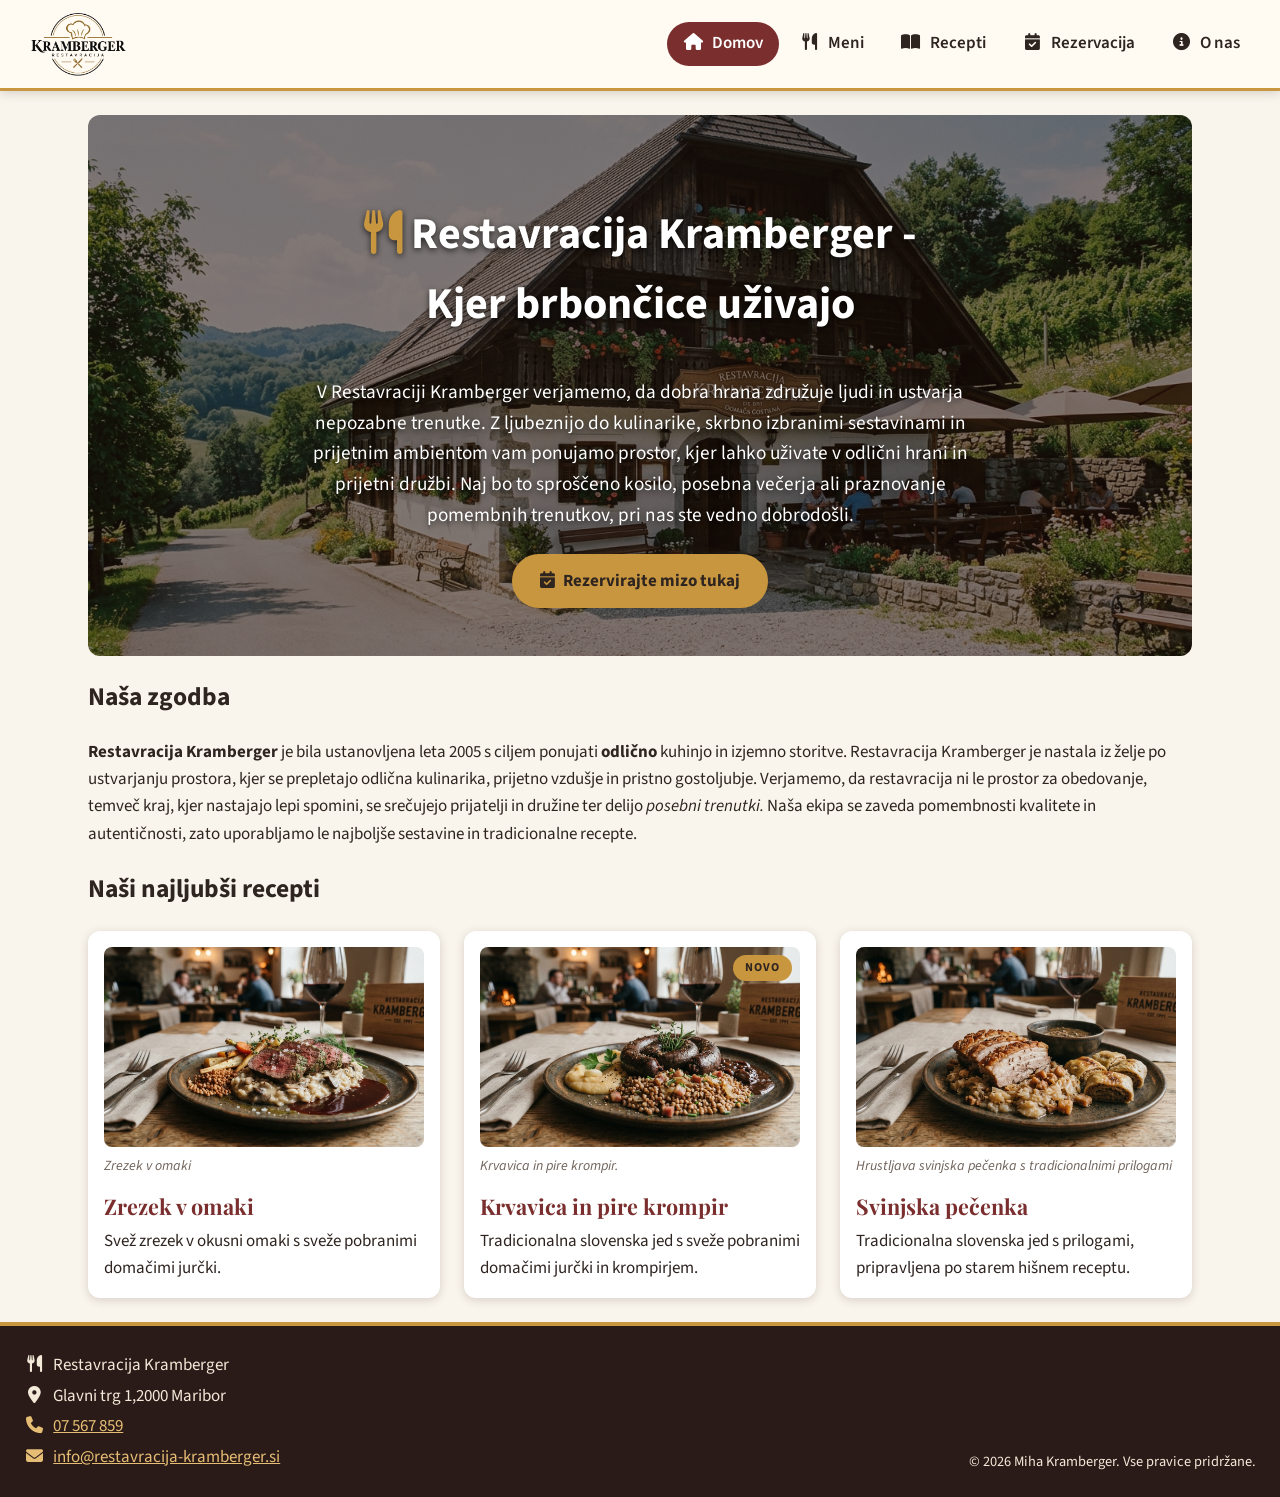
<file: index.html>
<!DOCTYPE html>
<html lang="sl">
<head>
    <meta charset="UTF-8">                                                      <!--Branje šumnikov-->
    <title>Restavracija Kramberger</title>
    <meta name ="viewport" content="width=device-width, initial-scale=1.0">     <!--Prikaz na telefonu-->
    <link rel="preconnect" href="https://fonts.googleapis.com">     <!--Hitrejše nalaganje Google Fonts-->
    <link rel="preconnect" href="https://fonts.gstatic.com" crossorigin>
    <link rel="stylesheet" href="https://fonts.googleapis.com/css2?family=Playfair+Display:wght@600;700&family=Source+Sans+3:ital,wght@0,400;0,600;0,700;1,400&display=swap">
    <link rel="stylesheet" href="https://cdnjs.cloudflare.com/ajax/libs/font-awesome/6.5.2/css/all.min.css">    <!--Knjižnica ikon Font Awesome-->
    <link rel="stylesheet" href="css/style.css">    <!--Vključitev stilske datoteke-->
    <script src="js/meni.js" defer></script>    <!--Skripta za odpiranje in zapiranje hamburger menija-->
</head>
<body>

    <header>
        <a class="logo" href="index.html">
            <img src="Slike/logo.png" alt="Logo Restavracije Kramberger" height="150" width="225"></a>
        <button class="meni-gumb" type="button" aria-expanded="false" aria-controls="glavna-navigacija" aria-label="Odpri meni">    <!--Gumb hamburger meni (viden samo na telefonu)-->
            <i class="fa-solid fa-bars" aria-hidden="true"></i>
        </button>
        <nav id="glavna-navigacija">       <!--Navigacija (v bistvu je podobno kot unordered list)-->
            <ul>
                <li><a href="index.html" class="aktivno" aria-current="page"><i class="fa-solid fa-house fa-fw ikona" aria-hidden="true"></i>Domov</a></li>
                <li><a href="meni.html"><i class="fa-solid fa-utensils fa-fw ikona" aria-hidden="true"></i>Meni</a></li>
                <li><a href="recepti.html"><i class="fa-solid fa-book-open fa-fw ikona" aria-hidden="true"></i>Recepti</a></li>
                <li><a href="rezervacija.html"><i class="fa-solid fa-calendar-check fa-fw ikona" aria-hidden="true"></i>Rezervacija</a></li>
                <li><a href="o-nas.html"><i class="fa-solid fa-circle-info fa-fw ikona" aria-hidden="true"></i>O nas</a></li>
            </ul>
        </nav>
    </header>
<main>
    <section class="hero">   <!--Uvodna sekcija s sliko v ozadju-->
        <h1><i class="fa-solid fa-utensils ikona" aria-hidden="true"></i>Restavracija Kramberger - Kjer brbončice uživajo</h1>

        <p>
            V Restavraciji Kramberger verjamemo, da dobra hrana združuje ljudi in ustvarja nepozabne trenutke.
            Z ljubeznijo do kulinarike, skrbno izbranimi sestavinami in prijetnim ambientom vam ponujamo prostor,
            kjer lahko uživate v odlični hrani in prijetni družbi.
            Naj bo to sproščeno kosilo, posebna večerja ali praznovanje pomembnih trenutkov, pri nas ste vedno dobrodošli.
        </p>

       <a class="gumb" href="rezervacija.html"><i class="fa-solid fa-calendar-check ikona" aria-hidden="true"></i>Rezervirajte mizo tukaj</a>
    </section>
    <section>
        <h2>Naša zgodba</h2>

        <p>
            <strong>Restavracija Kramberger</strong> je bila ustanovljena leta 2005 s ciljem ponujati <strong>odlično</strong> kuhinjo in izjemno storitve.
            Restavracija Kramberger je nastala iz želje po ustvarjanju prostora, kjer se prepletajo odlična kulinarika, prijetno vzdušje in pristno
            gostoljubje. Verjamemo, da restavracija ni le prostor za obedovanje, temveč kraj, kjer nastajajo lepi spomini, se srečujejo prijatelji in
            družine ter delijo <em>posebni trenutki.</em>   <!--tag za ležeči tekst-->
            Naša ekipa se zaveda pomembnosti kvalitete in autentičnosti, zato uporabljamo le najboljše sestavine in tradicionalne recepte.
        </p>

    </section>
    <section>
        <h2>Naši najljubši recepti</h2>

        <div class="kartice">   <!--Kartice v mreži (tri v vrsti)-->
            <article class="kartica">

                <figure>
                    <img src="Slike/steak.jpg" alt="Slika zrezka">
                    <figcaption>Zrezek v omaki</figcaption>     <!--Opis slike-->
                </figure>
                <h3>Zrezek v omaki</h3>
                <p>Svež zrezek v okusni omaki s sveže pobranimi domačimi jurčki.</p>
            </article>
            <article class="kartica">
                <span class="znacka">Novo</span>    <!--Značka v zgornjem desnem kotu kartice-->
                <figure>
                    <img src="Slike/krvavica.jpg" alt="Slika krvavice s pire krompirjem">
                    <figcaption>Krvavica in pire krompir.</figcaption>
                </figure>
                <h3>Krvavica in pire krompir</h3>
                <p>Tradicionalna slovenska jed s sveže pobranimi domačimi jurčki in krompirjem.</p>
            </article>
            <article class="kartica">
                <figure>
                    <img src="Slike/svinjskap.jpg" alt="Slika svinjske pečenke s prilogami">
                    <figcaption> Hrustljava svinjska pečenka s tradicionalnimi prilogami</figcaption>
                </figure>
                <h3>Svinjska pečenka</h3>
                <p>Tradicionalna slovenska jed s prilogami, pripravljena po starem hišnem receptu.</p>
            </article>
        </div>
    </section>
</main>

<footer>
    <address>       <!--Kontaktni podatki v nogi-->
        <i class="fa-solid fa-utensils fa-fw ikona" aria-hidden="true"></i>Restavracija Kramberger <br>
        <i class="fa-solid fa-location-dot fa-fw ikona" aria-hidden="true"></i>Glavni trg 1,2000 Maribor <br>
        <a href="tel:+38612345678"><i class="fa-solid fa-phone fa-fw ikona" aria-hidden="true"></i>07 567 859</a> <br>     <!--tel:+38612345678 omogoči klic prek telefona-->
        <a href="mailto:info@restavracija-kramberger.si"><i class="fa-solid fa-envelope fa-fw ikona" aria-hidden="true"></i>info@restavracija-kramberger.si</a>    <!--mailto:info@restavracija-kramberger.si omogoči pošiljanje e-pošte-->
    </address>
    <p>&copy; 2026 Miha Kramberger. Vse pravice pridržane.</p>      <!--&copy; znak za @-->
</footer>


</body>
</html>
</file>
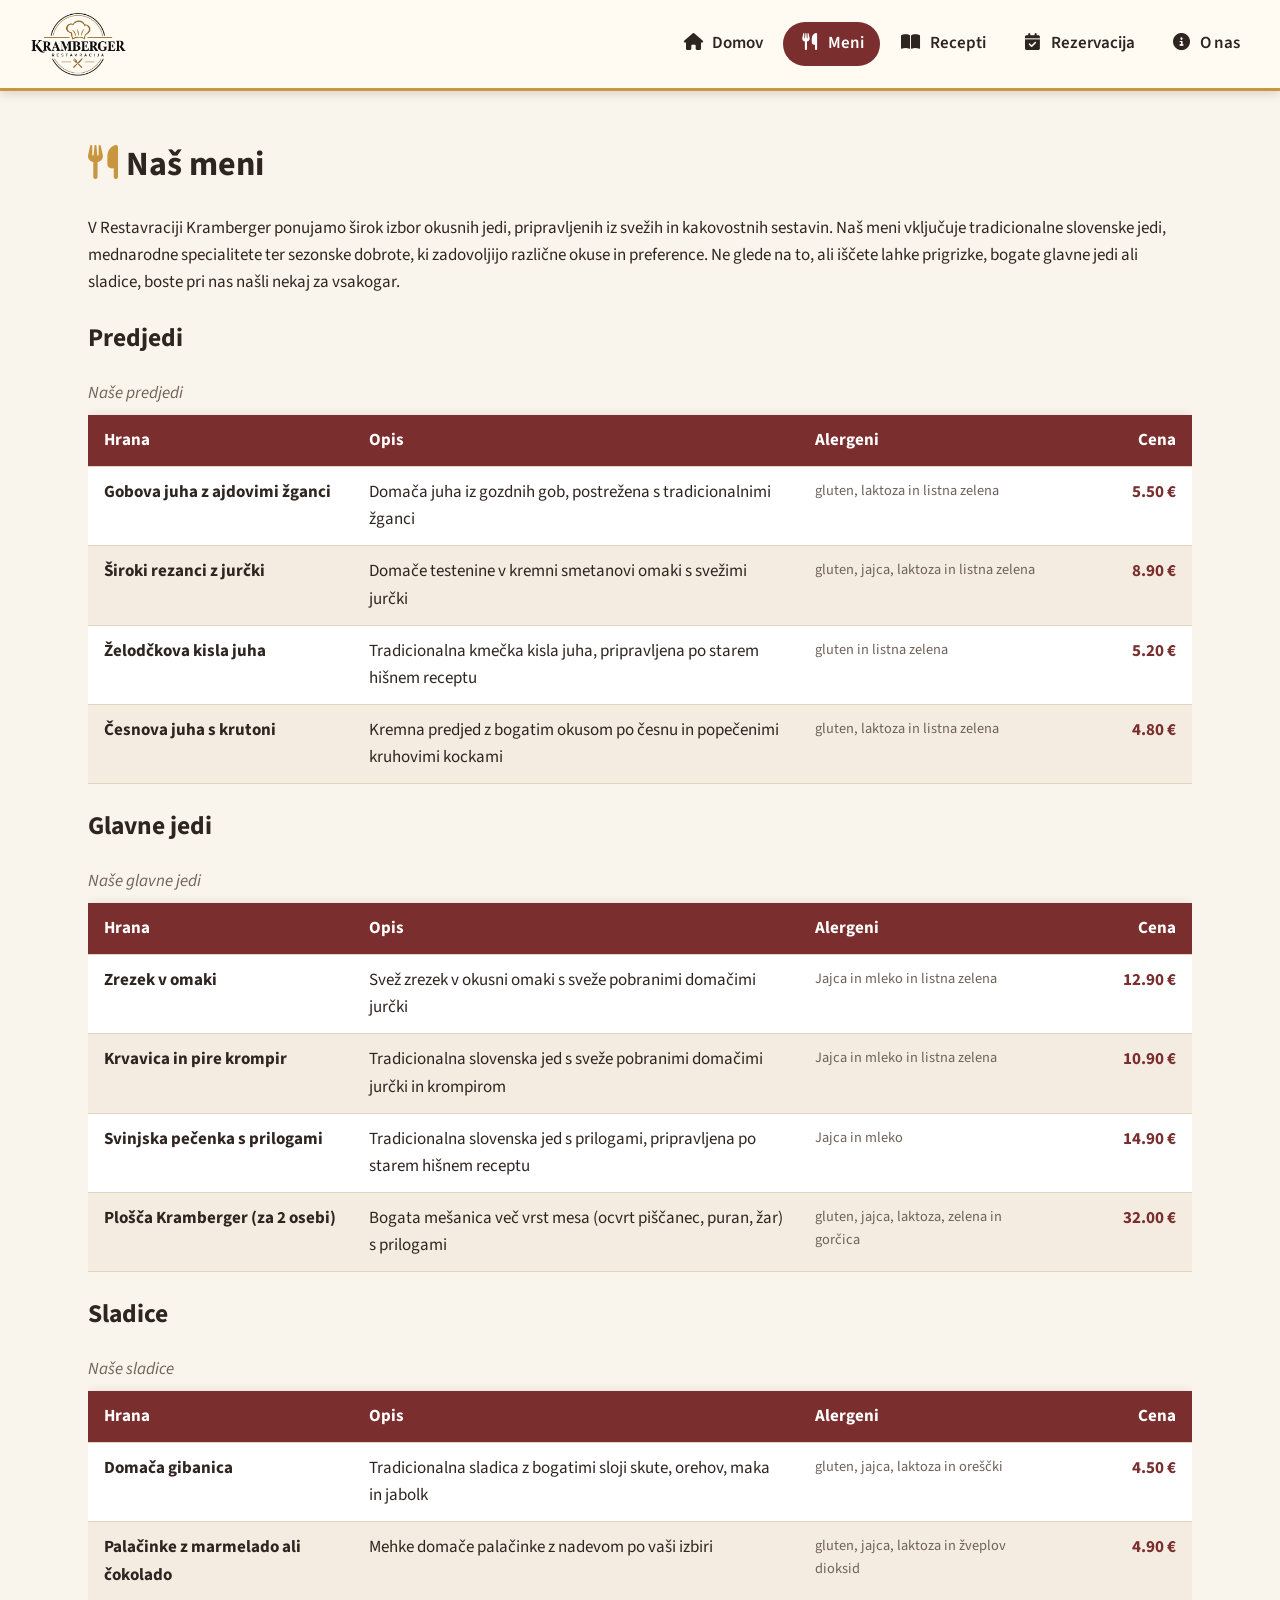
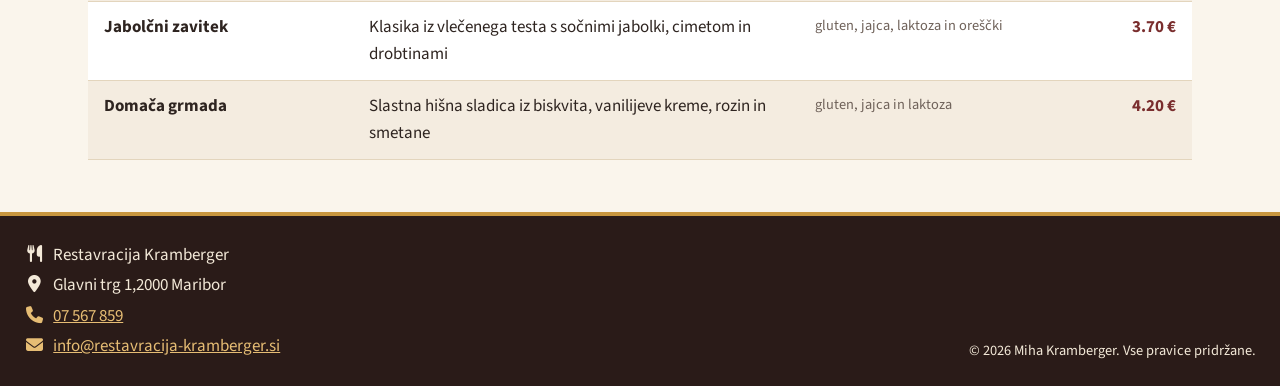
<file: meni.html>
<!DOCTYPE html>
<html lang="sl">
<head>
    <meta charset="UTF-8">                                                      <!--Branje šumnikov-->
    <title>Meni | Restavracija Kramberger</title>      
    <meta name ="viewport" content="width=device-width, initial-scale=1.0">     <!--Prikaz na telefonu-->
        <link rel="preconnect" href="https://fonts.googleapis.com">     <!--Hitrejše nalaganje Google Fonts-->
    <link rel="preconnect" href="https://fonts.gstatic.com" crossorigin>
    <link rel="stylesheet" href="https://fonts.googleapis.com/css2?family=Playfair+Display:wght@600;700&family=Source+Sans+3:ital,wght@0,400;0,600;0,700;1,400&display=swap">
    <link rel="stylesheet" href="https://cdnjs.cloudflare.com/ajax/libs/font-awesome/6.5.2/css/all.min.css">    <!--Knjižnica ikon Font Awesome-->
    <link rel="stylesheet" href="css/style.css">    <!--Vključitev stilske datoteke-->
    <script src="js/meni.js" defer></script>    <!--Skripta za odpiranje in zapiranje hamburger menija-->
</head>
<body>

    <header>
        <a class="logo" href="index.html">
            <img src="Slike/logo.png" alt="Logo Restavracije Kramberger" height="150" width="225"></a>
        <button class="meni-gumb" type="button" aria-expanded="false" aria-controls="glavna-navigacija" aria-label="Odpri meni">    <!--Gumb hamburger meni (viden samo na telefonu)-->
            <i class="fa-solid fa-bars" aria-hidden="true"></i>
        </button>
        <nav id="glavna-navigacija">       <!--Navigacija (v bistvu je podobno kot unordered list)-->
            <ul>
                <li><a href="index.html"><i class="fa-solid fa-house fa-fw ikona" aria-hidden="true"></i>Domov</a></li>
                <li><a href="meni.html" class="aktivno" aria-current="page"><i class="fa-solid fa-utensils fa-fw ikona" aria-hidden="true"></i>Meni</a></li>
                <li><a href="recepti.html"><i class="fa-solid fa-book-open fa-fw ikona" aria-hidden="true"></i>Recepti</a></li>
                <li><a href="rezervacija.html"><i class="fa-solid fa-calendar-check fa-fw ikona" aria-hidden="true"></i>Rezervacija</a></li>
                <li><a href="o-nas.html"><i class="fa-solid fa-circle-info fa-fw ikona" aria-hidden="true"></i>O nas</a></li>
            </ul>
        </nav>
    </header>
    <main>
        <h1><i class="fa-solid fa-utensils ikona" aria-hidden="true"></i>Naš meni</h1>
        <p>V Restavraciji Kramberger ponujamo širok izbor okusnih jedi, pripravljenih iz svežih in kakovostnih sestavin. Naš meni vključuje tradicionalne slovenske jedi, mednarodne specialitete ter sezonske dobrote, ki zadovoljijo različne okuse in preference. Ne glede na to, ali iščete lahke prigrizke, bogate glavne jedi ali sladice, boste pri nas našli nekaj za vsakogar.</p>
        <section>
            <h2>Predjedi</h2>
            
             <div class="tabela-ovoj"><table class="tabela tabela-meni"><caption>Naše predjedi</caption>
                <thead> <!--Glava tabele-->
                <tr>
                    <th>Hrana</th>  <!--<th> naslov stolpca-->
                    <th>Opis</th>
                    <th>Alergeni</th>
                    <th>Cena</th>
                </tr>
                </thead>
                <tbody> <!--Telo tabele-->
                <tr>
                    <td>Gobova juha z ajdovimi žganci</td> <!--Opis pod <th>-->
                    <td>Domača juha iz gozdnih gob, postrežena s tradicionalnimi žganci</td>
                    <td>gluten, laktoza in listna zelena</td>
                    <td>5.50 €</td>
                </tr>
                <tr>
                    <td>Široki rezanci z jurčki</td>
                    <td>Domače testenine v kremni smetanovi omaki s svežimi jurčki</td>
                    <td>gluten, jajca, laktoza in listna zelena</td>
                    <td>8.90 €</td>
                </tr>
                <tr>
                    <td>Želodčkova kisla juha</td>
                    <td>Tradicionalna kmečka kisla juha, pripravljena po starem hišnem receptu</td>
                    <td>gluten in listna zelena</td>
                    <td>5.20 €</td>
                </tr>
                <tr>
                    <td>Česnova juha s krutoni</td>
                    <td>Kremna predjed z bogatim okusom po česnu in popečenimi kruhovimi kockami</td>
                    <td>gluten, laktoza in listna zelena</td>
                    <td>4.80 €</td>
                </tr>
                </tbody>
            </table></div>
        </section>

        <section>
            <h2>Glavne jedi</h2>
            
            <div class="tabela-ovoj"><table class="tabela tabela-meni"><caption>Naše glavne jedi</caption>
                <thead>
                <tr>
                    <th>Hrana</th>
                    <th>Opis</th>
                    <th>Alergeni</th>
                    <th>Cena</th>
                </tr>
                </thead>
                <tbody>
                <tr>
                    <td>Zrezek v omaki</td>
                    <td>Svež zrezek v okusni omaki s sveže pobranimi domačimi jurčki</td>
                    <td>Jajca in mleko in listna zelena</td>
                    <td>12.90 €</td>
                </tr>
                <tr>
                    <td>Krvavica in pire krompir</td>
                    <td>Tradicionalna slovenska jed s sveže pobranimi domačimi jurčki in krompirom</td>
                    <td>Jajca in mleko in listna zelena</td>
                    <td>10.90 €</td>
                </tr>
                <tr>
                    <td>Svinjska pečenka s prilogami</td>
                    <td>Tradicionalna slovenska jed s prilogami, pripravljena po starem hišnem receptu</td>
                    <td>Jajca in mleko</td>
                    <td>14.90 €</td>
                </tr>
                <tr>
                    <td>Plošča Kramberger (za 2 osebi)</td>
                    <td>Bogata mešanica več vrst mesa (ocvrt piščanec, puran, žar) s prilogami</td>
                    <td>gluten, jajca, laktoza, zelena in gorčica</td>
                    <td>32.00 €</td>
                </tr>
                </tbody>
            </table></div>
        </section>

        <section>
            <h2>Sladice</h2>
            
            <div class="tabela-ovoj"><table class="tabela tabela-meni"><caption>Naše sladice</caption>
                <thead>
                <tr>
                    <th>Hrana</th>
                    <th>Opis</th>
                    <th>Alergeni</th>
                    <th>Cena</th>
                </tr>
                </thead>
                <tbody>
                <tr>
                    <td>Domača gibanica</td>
                    <td>Tradicionalna sladica z bogatimi sloji skute, orehov, maka in jabolk</td>
                    <td>gluten, jajca, laktoza in oreščki</td>
                    <td>4.50 €</td>
                </tr>
                <tr>
                    <td>Palačinke z marmelado ali čokolado</td>
                    <td>Mehke domače palačinke z nadevom po vaši izbiri</td>
                    <td>gluten, jajca, laktoza in žveplov dioksid</td>
                    <td>4.90 €</td>
                </tr>
                <tr>
                    <td>Jabolčni zavitek</td>
                    <td>Klasika iz vlečenega testa s sočnimi jabolki, cimetom in drobtinami</td>
                    <td>gluten, jajca, laktoza in oreščki</td>
                    <td>3.70 €</td>
                </tr>
                <tr>
                    <td>Domača grmada</td>
                    <td>Slastna hišna sladica iz biskvita, vanilijeve kreme, rozin in smetane</td>
                    <td>gluten, jajca in laktoza</td>
                    <td>4.20 €</td>
                </tr>
                </tbody>
            </table></div>
            <br>    <!--Presledek da je bolj ločeno od zgornje tabele-->
        </section>

    </main>    

<footer>
    <address>       <!--Kontaktni podatki v nogi-->
        <i class="fa-solid fa-utensils fa-fw ikona" aria-hidden="true"></i>Restavracija Kramberger <br>
        <i class="fa-solid fa-location-dot fa-fw ikona" aria-hidden="true"></i>Glavni trg 1,2000 Maribor <br>
        <a href="tel:+38612345678"><i class="fa-solid fa-phone fa-fw ikona" aria-hidden="true"></i>07 567 859</a> <br>     <!--tel:+38612345678 omogoči klic prek telefona-->
        <a href="mailto:info@restavracija-kramberger.si"><i class="fa-solid fa-envelope fa-fw ikona" aria-hidden="true"></i>info@restavracija-kramberger.si</a>    <!--mailto:info@restavracija-kramberger.si omogoči pošiljanje e-pošte-->
    </address>
    <p>&copy; 2026 Miha Kramberger. Vse pravice pridržane.</p>      <!--&copy; znak za @-->
</footer>

</body>    
</html>
</file>
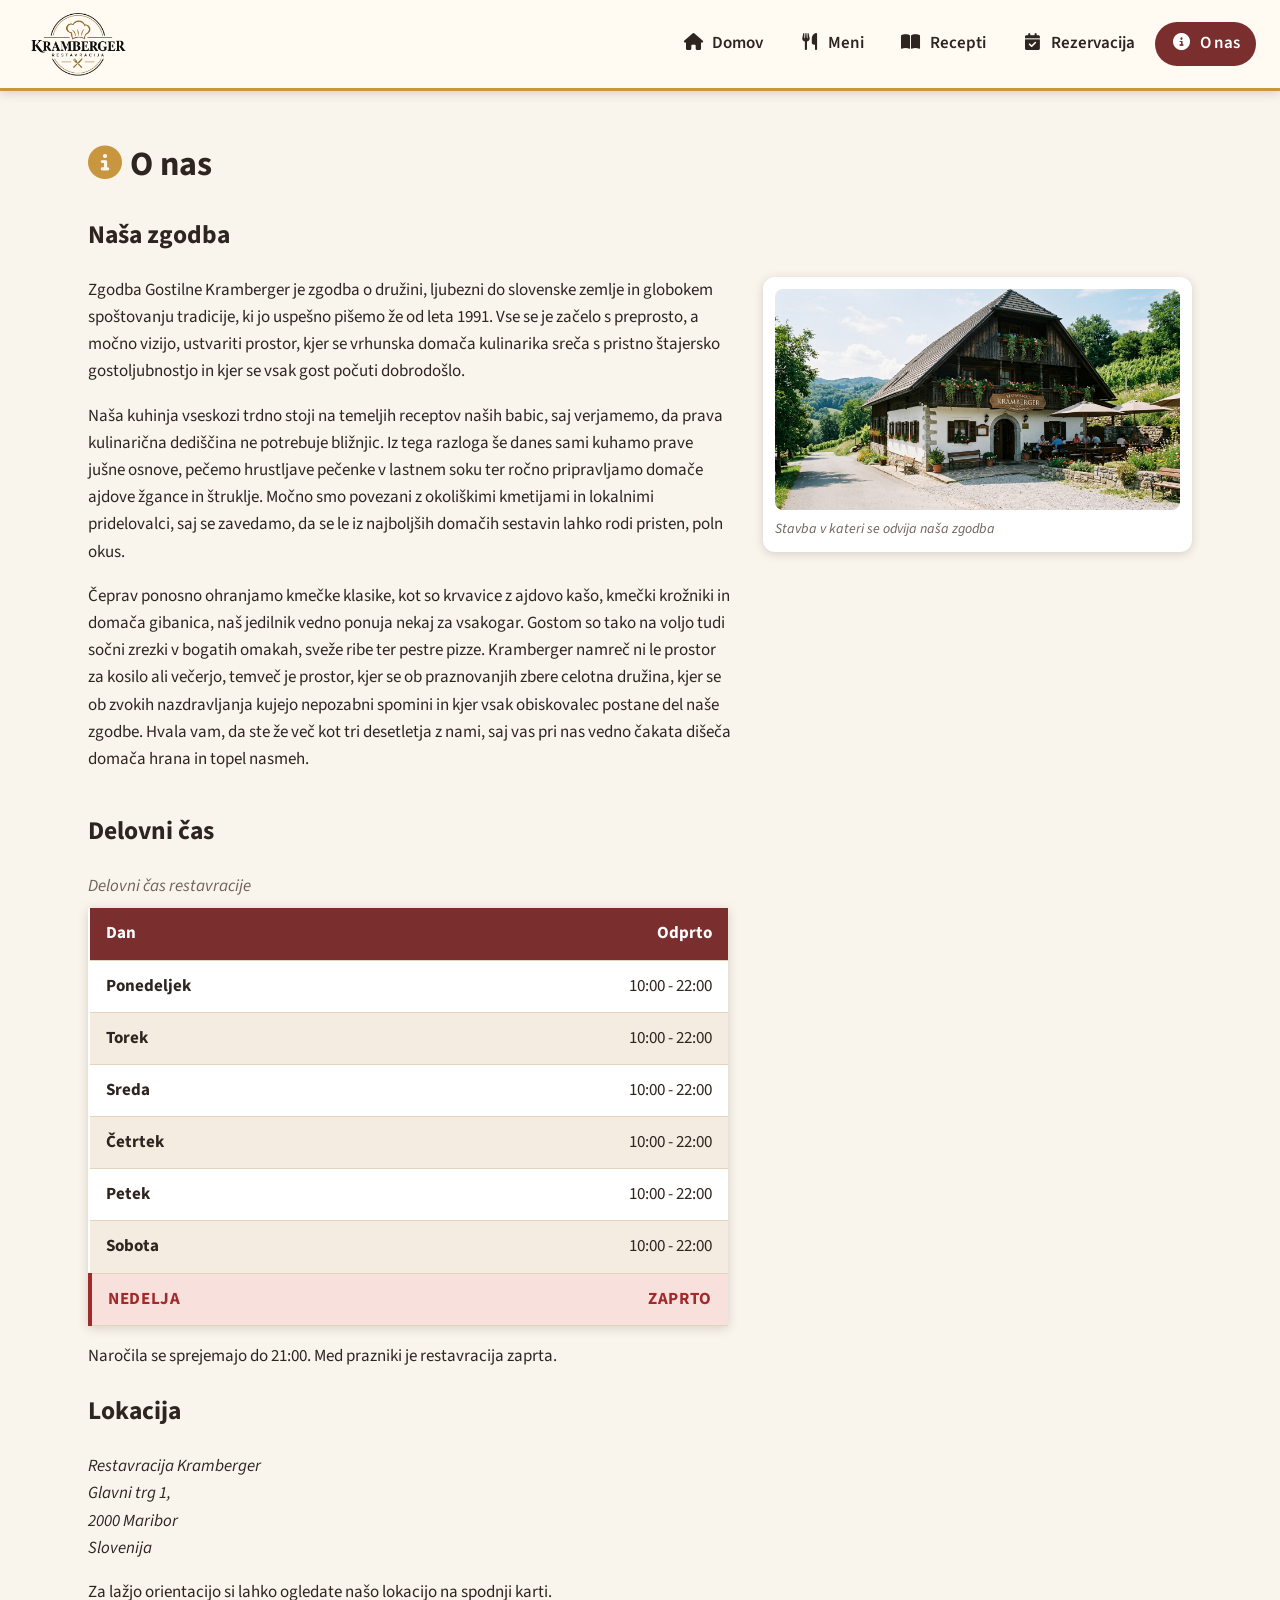
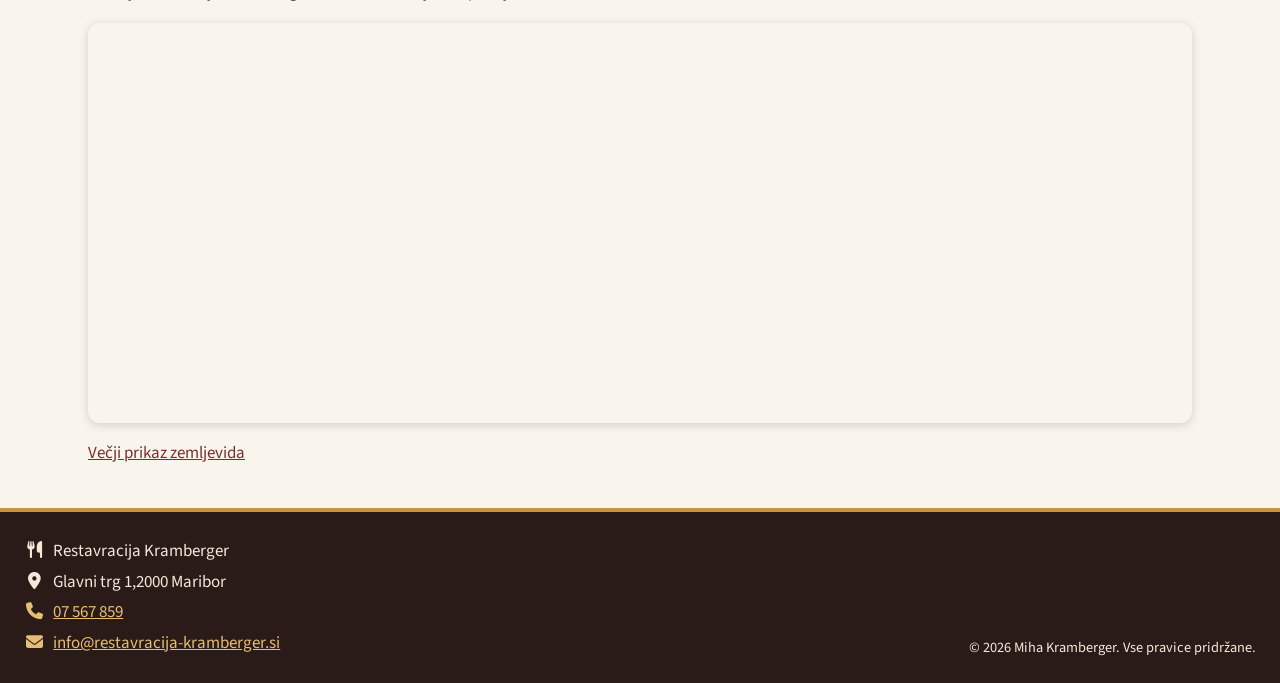
<file: o-nas.html>
<!DOCTYPE html>
<html lang="sl">
<head>
    <meta charset="UTF-8">                                                      <!--Branje šumnikov-->
    <title>O nas | Restavracija Kramberger</title>      
    <meta name ="viewport" content="width=device-width, initial-scale=1.0">     <!--Prikaz na telefonu-->
    <link rel="preconnect" href="https://fonts.googleapis.com">     <!--Hitrejše nalaganje Google Fonts-->
    <link rel="preconnect" href="https://fonts.gstatic.com" crossorigin>
    <link rel="stylesheet" href="https://fonts.googleapis.com/css2?family=Playfair+Display:wght@600;700&family=Source+Sans+3:ital,wght@0,400;0,600;0,700;1,400&display=swap">
    <link rel="stylesheet" href="https://cdnjs.cloudflare.com/ajax/libs/font-awesome/6.5.2/css/all.min.css">    <!--Knjižnica ikon Font Awesome-->
    <link rel="stylesheet" href="css/style.css">    <!--Vključitev stilske datoteke-->
    <script src="js/meni.js" defer></script>    <!--Skripta za odpiranje in zapiranje hamburger menija-->
</head>
<body>

    <header>
        <a class="logo" href="index.html">
            <img src="Slike/logo.png" alt="Logo Restavracije Kramberger" height="150" width="225"></a>
        <button class="meni-gumb" type="button" aria-expanded="false" aria-controls="glavna-navigacija" aria-label="Odpri meni">    <!--Gumb hamburger meni (viden samo na telefonu)-->
            <i class="fa-solid fa-bars" aria-hidden="true"></i>
        </button>
        <nav id="glavna-navigacija">       <!--Navigacija (v bistvu je podobno kot unordered list)-->
            <ul>
                <li><a href="index.html"><i class="fa-solid fa-house fa-fw ikona" aria-hidden="true"></i>Domov</a></li>
                <li><a href="meni.html"><i class="fa-solid fa-utensils fa-fw ikona" aria-hidden="true"></i>Meni</a></li>
                <li><a href="recepti.html"><i class="fa-solid fa-book-open fa-fw ikona" aria-hidden="true"></i>Recepti</a></li>
                <li><a href="rezervacija.html"><i class="fa-solid fa-calendar-check fa-fw ikona" aria-hidden="true"></i>Rezervacija</a></li>
                <li><a href="o-nas.html" class="aktivno" aria-current="page"><i class="fa-solid fa-circle-info fa-fw ikona" aria-hidden="true"></i>O nas</a></li>
            </ul>
        </nav>
    </header>

    <main>
        <h1><i class="fa-solid fa-circle-info ikona" aria-hidden="true"></i>O nas</h1>
        <section> 
            <h2>Naša zgodba</h2>
            <div class="zgodba">    <!--Zgodba in slika drugo ob drugi-->
                <div class="zgodba-besedilo">
                    <p>Zgodba Gostilne Kramberger je zgodba o družini, ljubezni do slovenske zemlje in globokem spoštovanju tradicije, ki jo uspešno pišemo že od leta 1991. Vse se je začelo s preprosto, a močno vizijo, ustvariti prostor, kjer se vrhunska domača kulinarika sreča s pristno štajersko gostoljubnostjo in kjer se vsak gost počuti dobrodošlo.</p>
                    <p>Naša kuhinja vseskozi trdno stoji na temeljih receptov naših babic, saj verjamemo, da prava kulinarična dediščina ne potrebuje bližnjic. Iz tega razloga še danes sami kuhamo prave jušne osnove, pečemo hrustljave pečenke v lastnem soku ter ročno pripravljamo domače ajdove žgance in štruklje. Močno smo povezani z okoliškimi kmetijami in lokalnimi pridelovalci, saj se zavedamo, da se le iz najboljših domačih sestavin lahko rodi pristen, poln okus.</p>
                    <p>Čeprav ponosno ohranjamo kmečke klasike, kot so krvavice z ajdovo kašo, kmečki krožniki in domača gibanica, naš jedilnik vedno ponuja nekaj za vsakogar. Gostom so tako na voljo tudi sočni zrezki v bogatih omakah, sveže ribe ter pestre pizze. Kramberger namreč ni le prostor za kosilo ali večerjo, temveč je prostor, kjer se ob praznovanjih zbere celotna družina, kjer se ob zvokih nazdravljanja kujejo nepozabni spomini in kjer vsak obiskovalec postane del naše zgodbe. Hvala vam, da ste že več kot tri desetletja z nami, saj vas pri nas vedno čakata dišeča domača hrana in topel nasmeh.</p>
                </div>
                <article>
                    <figure>    
                        <img src="Slike/stavba.jpg" alt="Slika restavracije Kramberger">       
                        <figcaption>Stavba v kateri se odvija naša zgodba</figcaption>     <!--Opis slike-->
                    </figure>
                </article>
            </div>
        </section>
        <section>
            <h2>Delovni čas</h2>
            <table class="tabela tabela-cas"><caption>Delovni čas restavracije</caption>
                <thead>
                <tr>
                    <th>Dan</th>
                    <th>Odprto</th>
                </tr>
                </thead> 
                <tbody>
                <tr>
                    <th scope="row">Ponedeljek</th> <!--Povezava s celotno vrstico-->
                    <td>10:00 - 22:00</td>
                </tr>
                <tr>
                    <th scope="row">Torek</th>
                    <td>10:00 - 22:00</td>
                </tr>
                <tr>
                    <th scope="row">Sreda</th>
                    <td>10:00 - 22:00</td>
                </tr>
                <tr>
                    <th scope="row">Četrtek</th>
                    <td>10:00 - 22:00</td>
                </tr>
                <tr>
                    <th scope="row">Petek</th>
                    <td>10:00 - 22:00</td>
                </tr>
                <tr>
                    <th scope="row">Sobota</th>
                    <td>10:00 - 22:00</td>
                </tr>
                <tr class="zaprto">
                    <th scope="row">Nedelja</th>
                    <td>Zaprto</td>
                </tr>
                </tbody>
            </table>
            <p>Naročila se sprejemajo do 21:00. Med prazniki je restavracija zaprta.</p>
        </section>
        <section>
            
            <h2>Lokacija</h2>
            <p><em>
                Restavracija Kramberger <br>
                Glavni trg 1,<br> 
                2000 Maribor <br>
                Slovenija
            </em></p>
            <p>Za lažjo orientacijo si lahko ogledate našo lokacijo na spodnji karti.</p>  <!--iframe doda izgled zemljevida/lokacije ki jo dobimo s tem da embedamo link preko google maps-->
            <iframe class="zemljevid" src="https://www.google.com/maps/embed?pb=!1m18!1m12!1m3!1d2743.5192895008463!2d15.643150476676531!3d46.55719535985221!2m3!1f0!2f0!3f0!3m2!1i1024!2i768!4f13.1!3m3!1m2!1s0x476f77a8a6e563a1%3A0xd440988ac16e5c5c!2sGlavni%20trg%201%2C%202000%20Maribor!5e0!3m2!1sen!2ssi!4v1791570248375!5m2!1sen!2ssi" width="600" height="450" allowfullscreen="" loading="lazy" referrerpolicy="strict-origin-when-cross-origin" title="Zemljevid google maps" ></iframe>
            <p><a href="https://www.google.com/maps/place/Glavni+trg+1,+2000+Maribor/@46.5571954,15.6431505,17z/data=!3m1!4b1!4m6!3m5!1s0x476f77a8a6e563a1:0xd440988ac16e5c5c!8m2!3d46.5571917!4d15.6457254!16s%2Fg%2F11c43vmpcm?entry=ttu&g_ep=EgoyMDI2MTAwNi4wIKXMDSoASAFQAw%3D%3D">Večji prikaz zemljevida</a></p>
        </section>
    </main>

    <footer>
    <address>       <!--Kontaktni podatki v nogi-->
        <i class="fa-solid fa-utensils fa-fw ikona" aria-hidden="true"></i>Restavracija Kramberger <br>
        <i class="fa-solid fa-location-dot fa-fw ikona" aria-hidden="true"></i>Glavni trg 1,2000 Maribor <br>
        <a href="tel:+38612345678"><i class="fa-solid fa-phone fa-fw ikona" aria-hidden="true"></i>07 567 859</a> <br>     <!--tel:+38612345678 omogoči klic prek telefona-->
        <a href="mailto:info@restavracija-kramberger.si"><i class="fa-solid fa-envelope fa-fw ikona" aria-hidden="true"></i>info@restavracija-kramberger.si</a>    <!--mailto:info@restavracija-kramberger.si omogoči pošiljanje e-pošte-->
    </address>
    <p>&copy; 2026 Miha Kramberger. Vse pravice pridržane.</p>      <!--&copy; znak za @-->
</footer>

</body>
</html>
</file>
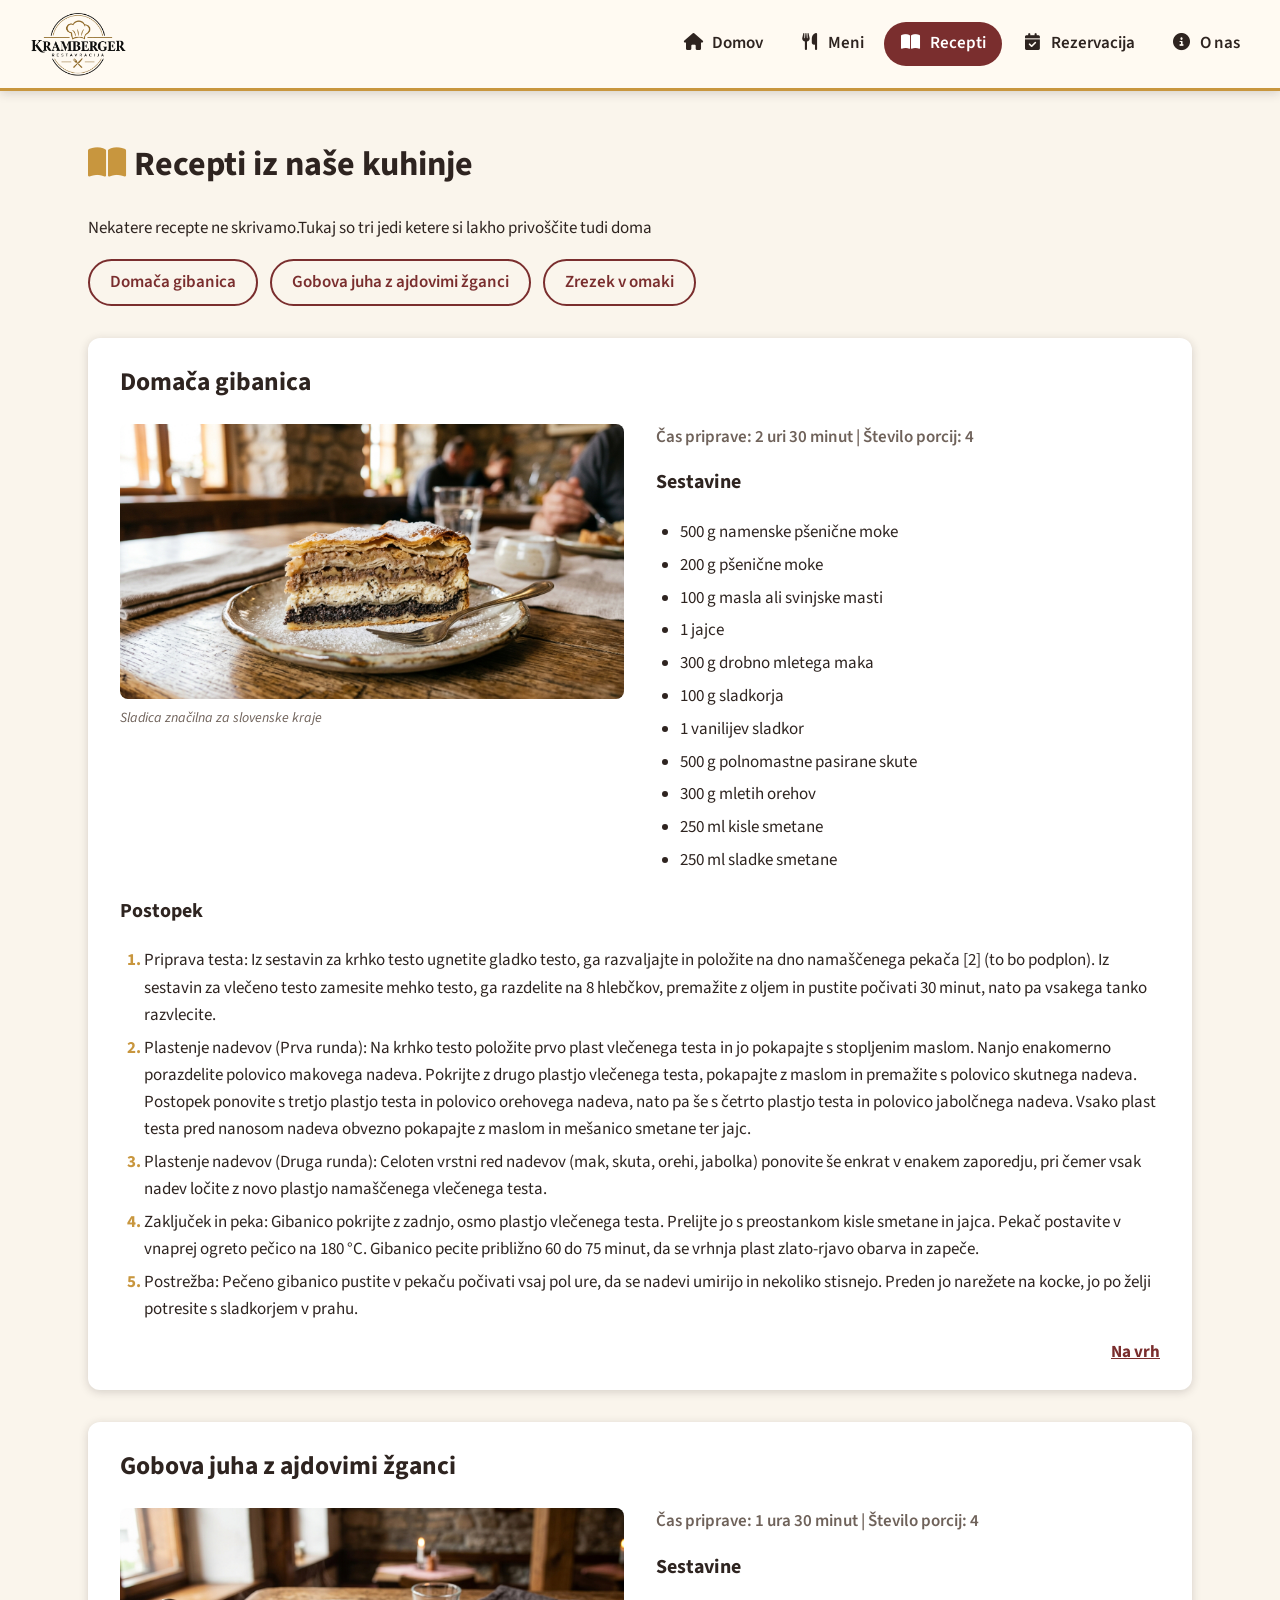
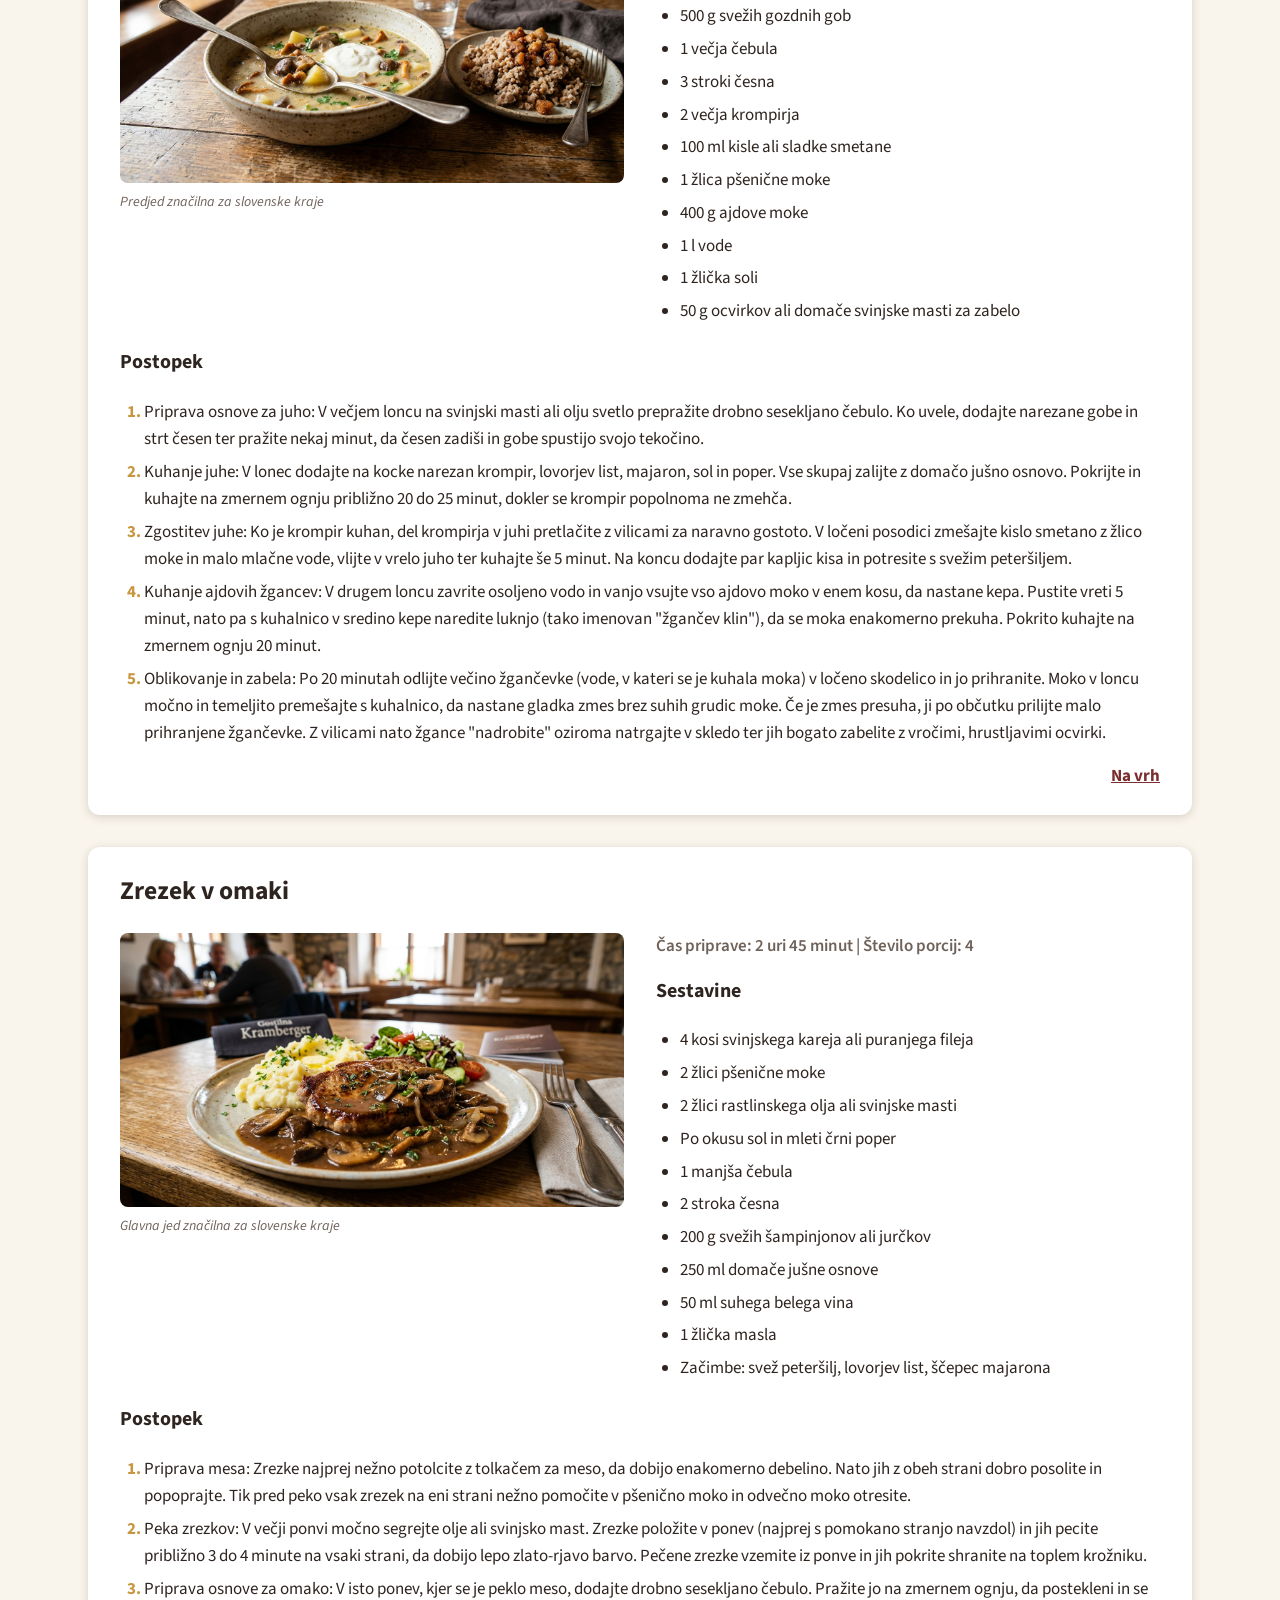
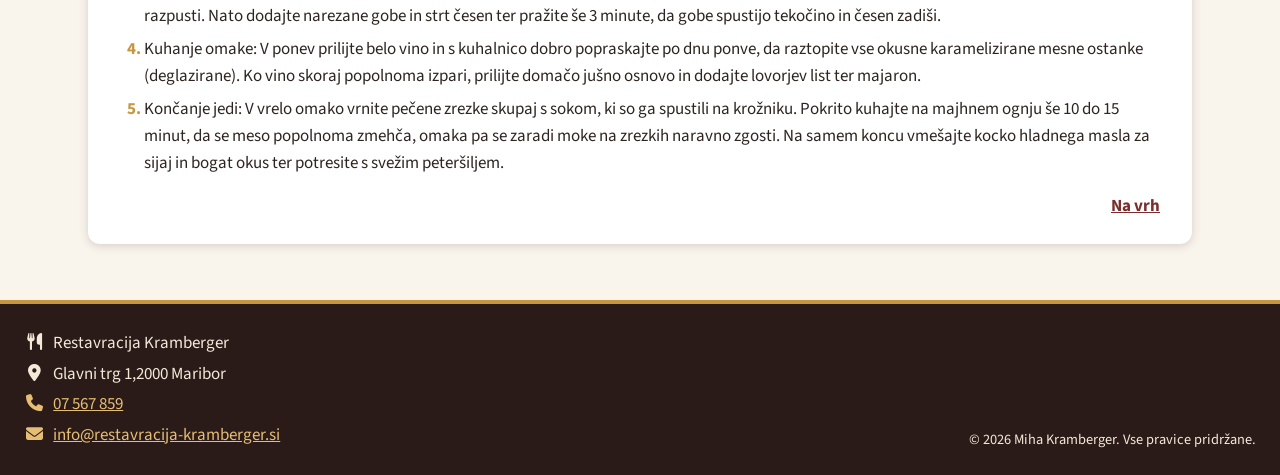
<file: recepti.html>
<!DOCTYPE html>
<html lang="sl">
<head>
    <meta charset="UTF-8">                                                      <!--Branje šumnikov-->
    <title>Recepti | Restavracija Kramberger</title>      
    <meta name ="viewport" content="width=device-width, initial-scale=1.0">     <!--Prikaz na telefonu-->
    <link rel="preconnect" href="https://fonts.googleapis.com">     <!--Hitrejše nalaganje Google Fonts-->
    <link rel="preconnect" href="https://fonts.gstatic.com" crossorigin>
    <link rel="stylesheet" href="https://fonts.googleapis.com/css2?family=Playfair+Display:wght@600;700&family=Source+Sans+3:ital,wght@0,400;0,600;0,700;1,400&display=swap">
    <link rel="stylesheet" href="https://cdnjs.cloudflare.com/ajax/libs/font-awesome/6.5.2/css/all.min.css">    <!--Knjižnica ikon Font Awesome-->
    <link rel="stylesheet" href="css/style.css">    <!--Vključitev stilske datoteke-->
    <script src="js/meni.js" defer></script>    <!--Skripta za odpiranje in zapiranje hamburger menija-->
</head>
<body>

    <header>
        <a class="logo" href="index.html">
            <img src="Slike/logo.png" alt="Logo Restavracije Kramberger" height="150" width="225"></a>
        <button class="meni-gumb" type="button" aria-expanded="false" aria-controls="glavna-navigacija" aria-label="Odpri meni">    <!--Gumb hamburger meni (viden samo na telefonu)-->
            <i class="fa-solid fa-bars" aria-hidden="true"></i>
        </button>
        <nav id="glavna-navigacija">       <!--Navigacija (v bistvu je podobno kot unordered list)-->
            <ul>
                <li><a href="index.html"><i class="fa-solid fa-house fa-fw ikona" aria-hidden="true"></i>Domov</a></li>
                <li><a href="meni.html"><i class="fa-solid fa-utensils fa-fw ikona" aria-hidden="true"></i>Meni</a></li>
                <li><a href="recepti.html" class="aktivno" aria-current="page"><i class="fa-solid fa-book-open fa-fw ikona" aria-hidden="true"></i>Recepti</a></li>
                <li><a href="rezervacija.html"><i class="fa-solid fa-calendar-check fa-fw ikona" aria-hidden="true"></i>Rezervacija</a></li>
                <li><a href="o-nas.html"><i class="fa-solid fa-circle-info fa-fw ikona" aria-hidden="true"></i>O nas</a></li>
            </ul>
        </nav>
    </header>

    <main id="vrh">
        <h1><i class="fa-solid fa-book-open ikona" aria-hidden="true"></i>Recepti iz naše kuhinje</h1>
        <p>Nekatere recepte ne skrivamo.Tukaj so tri jedi ketere si lakho privoščite tudi doma</p>
        <ul class="kazalo">
            <li><a href="#recept-gibanica">Domača gibanica</a></li>             <!--s # delamo notranje povezave na točno določen id namesto na datoteko-->
            <li><a href="#recept-gobova">Gobova juha z ajdovimi žganci</a></li>
            <li><a href="#recept-zrezek">Zrezek v omaki</a></li>
        </ul>

        <article class="recept" id="recept-gibanica">
            <h2>Domača gibanica</h2>
            <div class="recept-vrh">    <!--Slika in sestavine drug ob drugem-->
                <figure>
                    <img src="Slike/gibanica.jpg" alt="Domača gibanica">
                    <figcaption>Sladica značilna za slovenske kraje</figcaption>
                </figure>
                <div class="recept-sestavine">
                    <p class="recept-podatki">Čas priprave: 2 uri 30 minut | Število porcij: 4</p>
                    <h3>Sestavine</h3>
                    <ul>
                    <li>500 g namenske pšenične moke</li>
                    <li>200 g pšenične moke</li>
                    <li>100 g masla ali svinjske masti</li>
                    <li>1 jajce</li>
                    <li>300 g drobno mletega maka</li>
                    <li>100 g sladkorja</li>
                    <li>1 vanilijev sladkor</li>
                    <li>500 g polnomastne pasirane skute</li>
                    <li>300 g mletih orehov</li>
                    <li>250 ml kisle smetane</li>
                    <li>250 ml sladke smetane</li>
                    </ul>
                </div>
            </div>
            <div class="recept-postopek">   <!--Postopek pod njima čez celotno širino-->
                <h3>Postopek</h3>
                <ol>
                <li>Priprava testa: Iz sestavin za krhko testo ugnetite gladko testo, ga razvaljajte in položite na dno namaščenega pekača [2] (to bo podplon). Iz sestavin za vlečeno testo zamesite mehko testo, ga razdelite na 8 hlebčkov, premažite z oljem in pustite počivati 30 minut, nato pa vsakega tanko razvlecite.</li>
                <li>Plastenje nadevov (Prva runda): Na krhko testo položite prvo plast vlečenega testa in jo pokapajte s stopljenim maslom. Nanjo enakomerno porazdelite polovico makovega nadeva. Pokrijte z drugo plastjo vlečenega testa, pokapajte z maslom in premažite s polovico skutnega nadeva. Postopek ponovite s tretjo plastjo testa in polovico orehovega nadeva, nato pa še s četrto plastjo testa in polovico jabolčnega nadeva. Vsako plast testa pred nanosom nadeva obvezno pokapajte z maslom in mešanico smetane ter jajc.</li>
                <li>Plastenje nadevov (Druga runda): Celoten vrstni red nadevov (mak, skuta, orehi, jabolka) ponovite še enkrat v enakem zaporedju, pri čemer vsak nadev ločite z novo plastjo namaščenega vlečenega testa.</li>
                <li>Zaključek in peka: Gibanico pokrijte z zadnjo, osmo plastjo vlečenega testa. Prelijte jo s preostankom kisle smetane in jajca. Pekač postavite v vnaprej ogreto pečico na 180 °C. Gibanico pecite približno 60 do 75 minut, da se vrhnja plast zlato-rjavo obarva in zapeče.</li>
                <li>Postrežba: Pečeno gibanico pustite v pekaču počivati vsaj pol ure, da se nadevi umirijo in nekoliko stisnejo. Preden jo narežete na kocke, jo po želji potresite s sladkorjem v prahu.</li>
                </ol>
            </div>
            <p class="na-vrh"><a href="#vrh">Na vrh</a></p>
        </article>

        <article class="recept" id="recept-gobova">
            <h2>Gobova juha z ajdovimi žganci</h2>
            <div class="recept-vrh">    <!--Slika in sestavine drug ob drugem-->
                <figure>
                    <img src="Slike/gobova.jpg" alt="Gobova juha">
                    <figcaption>Predjed značilna za slovenske kraje</figcaption>
                </figure>
                <div class="recept-sestavine">
                    <p class="recept-podatki">Čas priprave: 1 ura 30 minut | Število porcij: 4</p>
                    <h3>Sestavine</h3>
                    <ul>
                    <li>500 g svežih gozdnih gob</li>
                    <li>1 večja čebula</li>
                    <li>3 stroki česna</li>
                    <li>2 večja krompirja</li>
                    <li>100 ml kisle ali sladke smetane</li>
                    <li>1 žlica pšenične moke</li>
                    <li>400 g ajdove moke</li>
                    <li>1 l vode</li>
                    <li>1 žlička soli</li>
                    <li>50 g ocvirkov ali domače svinjske masti za zabelo</li>
                    </ul>
                </div>
            </div>
            <div class="recept-postopek">   <!--Postopek pod njima čez celotno širino-->
                <h3>Postopek</h3>
                <ol>
                <li>Priprava osnove za juho: V večjem loncu na svinjski masti ali olju svetlo prepražite drobno sesekljano čebulo. Ko uvele, dodajte narezane gobe in strt česen ter pražite nekaj minut, da česen zadiši in gobe spustijo svojo tekočino.</li>
                <li>Kuhanje juhe: V lonec dodajte na kocke narezan krompir, lovorjev list, majaron, sol in poper. Vse skupaj zalijte z domačo jušno osnovo. Pokrijte in kuhajte na zmernem ognju približno 20 do 25 minut, dokler se krompir popolnoma ne zmehča.</li>
                <li>Zgostitev juhe: Ko je krompir kuhan, del krompirja v juhi pretlačite z vilicami za naravno gostoto. V ločeni posodici zmešajte kislo smetano z žlico moke in malo mlačne vode, vlijte v vrelo juho ter kuhajte še 5 minut. Na koncu dodajte par kapljic kisa in potresite s svežim peteršiljem.</li>
                <li>Kuhanje ajdovih žgancev: V drugem loncu zavrite osoljeno vodo in vanjo vsujte vso ajdovo moko v enem kosu, da nastane kepa. Pustite vreti 5 minut, nato pa s kuhalnico v sredino kepe naredite luknjo (tako imenovan "žgančev klin"), da se moka enakomerno prekuha. Pokrito kuhajte na zmernem ognju 20 minut.</li>
                <li>Oblikovanje in zabela: Po 20 minutah odlijte večino žgančevke (vode, v kateri se je kuhala moka) v ločeno skodelico in jo prihranite. Moko v loncu močno in temeljito premešajte s kuhalnico, da nastane gladka zmes brez suhih grudic moke. Če je zmes presuha, ji po občutku prilijte malo prihranjene žgančevke. Z vilicami nato žgance "nadrobite" oziroma natrgajte v skledo ter jih bogato zabelite z vročimi, hrustljavimi ocvirki.</li>
                </ol>
            </div>
            <p class="na-vrh"><a href="#vrh">Na vrh</a></p>
        </article>

        <article class="recept" id="recept-zrezek">
            <h2>Zrezek v omaki</h2>
            <div class="recept-vrh">    <!--Slika in sestavine drug ob drugem-->
                <figure>
                    <img src="Slike/zrezek1.jpg" alt="Zrezek v omaki">
                    <figcaption>Glavna jed značilna za slovenske kraje</figcaption>
                </figure>
                <div class="recept-sestavine">
                    <p class="recept-podatki">Čas priprave: 2 uri 45 minut | Število porcij: 4</p>
                    <h3>Sestavine</h3>
                    <ul>
                    <li>4 kosi svinjskega kareja ali puranjega fileja</li>
                    <li>2 žlici pšenične moke</li>
                    <li>2 žlici rastlinskega olja ali svinjske masti</li>
                    <li>Po okusu sol in mleti črni poper</li>
                    <li>1 manjša čebula</li>
                    <li>2 stroka česna</li>
                    <li>200 g svežih šampinjonov ali jurčkov</li>
                    <li>250 ml domače jušne osnove</li>
                    <li>50 ml suhega belega vina</li>
                    <li>1 žlička masla</li>
                    <li>Začimbe: svež peteršilj, lovorjev list, ščepec majarona</li>
                    </ul>
                </div>
            </div>
            <div class="recept-postopek">   <!--Postopek pod njima čez celotno širino-->
                <h3>Postopek</h3>
                <ol>
                <li>Priprava mesa: Zrezke najprej nežno potolcite z tolkačem za meso, da dobijo enakomerno debelino. Nato jih z obeh strani dobro posolite in popoprajte. Tik pred peko vsak zrezek na eni strani nežno pomočite v pšenično moko in odvečno moko otresite.</li>
                <li>Peka zrezkov: V večji ponvi močno segrejte olje ali svinjsko mast. Zrezke položite v ponev (najprej s pomokano stranjo navzdol) in jih pecite približno 3 do 4 minute na vsaki strani, da dobijo lepo zlato-rjavo barvo. Pečene zrezke vzemite iz ponve in jih pokrite shranite na toplem krožniku.</li>
                <li>Priprava osnove za omako: V isto ponev, kjer se je peklo meso, dodajte drobno sesekljano čebulo. Pražite jo na zmernem ognju, da postekleni in se razpusti. Nato dodajte narezane gobe in strt česen ter pražite še 3 minute, da gobe spustijo tekočino in česen zadiši.</li>
                <li>Kuhanje omake: V ponev prilijte belo vino in s kuhalnico dobro popraskajte po dnu ponve, da raztopite vse okusne karamelizirane mesne ostanke (deglazirane). Ko vino skoraj popolnoma izpari, prilijte domačo jušno osnovo in dodajte lovorjev list ter majaron.</li>
                <li>Končanje jedi: V vrelo omako vrnite pečene zrezke skupaj s sokom, ki so ga spustili na krožniku. Pokrito kuhajte na majhnem ognju še 10 do 15 minut, da se meso popolnoma zmehča, omaka pa se zaradi moke na zrezkih naravno zgosti. Na samem koncu vmešajte kocko hladnega masla za sijaj in bogat okus ter potresite s svežim peteršiljem.</li>
                </ol>
            </div>
            <p class="na-vrh"><a href="#vrh">Na vrh</a></p>
        </article>
    </main>

<footer>
    <address>       <!--Kontaktni podatki v nogi-->
        <i class="fa-solid fa-utensils fa-fw ikona" aria-hidden="true"></i>Restavracija Kramberger <br>
        <i class="fa-solid fa-location-dot fa-fw ikona" aria-hidden="true"></i>Glavni trg 1,2000 Maribor <br>
        <a href="tel:+38612345678"><i class="fa-solid fa-phone fa-fw ikona" aria-hidden="true"></i>07 567 859</a> <br>     <!--tel:+38612345678 omogoči klic prek telefona-->
        <a href="mailto:info@restavracija-kramberger.si"><i class="fa-solid fa-envelope fa-fw ikona" aria-hidden="true"></i>info@restavracija-kramberger.si</a>    <!--mailto:info@restavracija-kramberger.si omogoči pošiljanje e-pošte-->
    </address>
    <p>&copy; 2026 Miha Kramberger. Vse pravice pridržane.</p>      <!--&copy; znak za @-->
</footer>


</body>
</html>
</file>
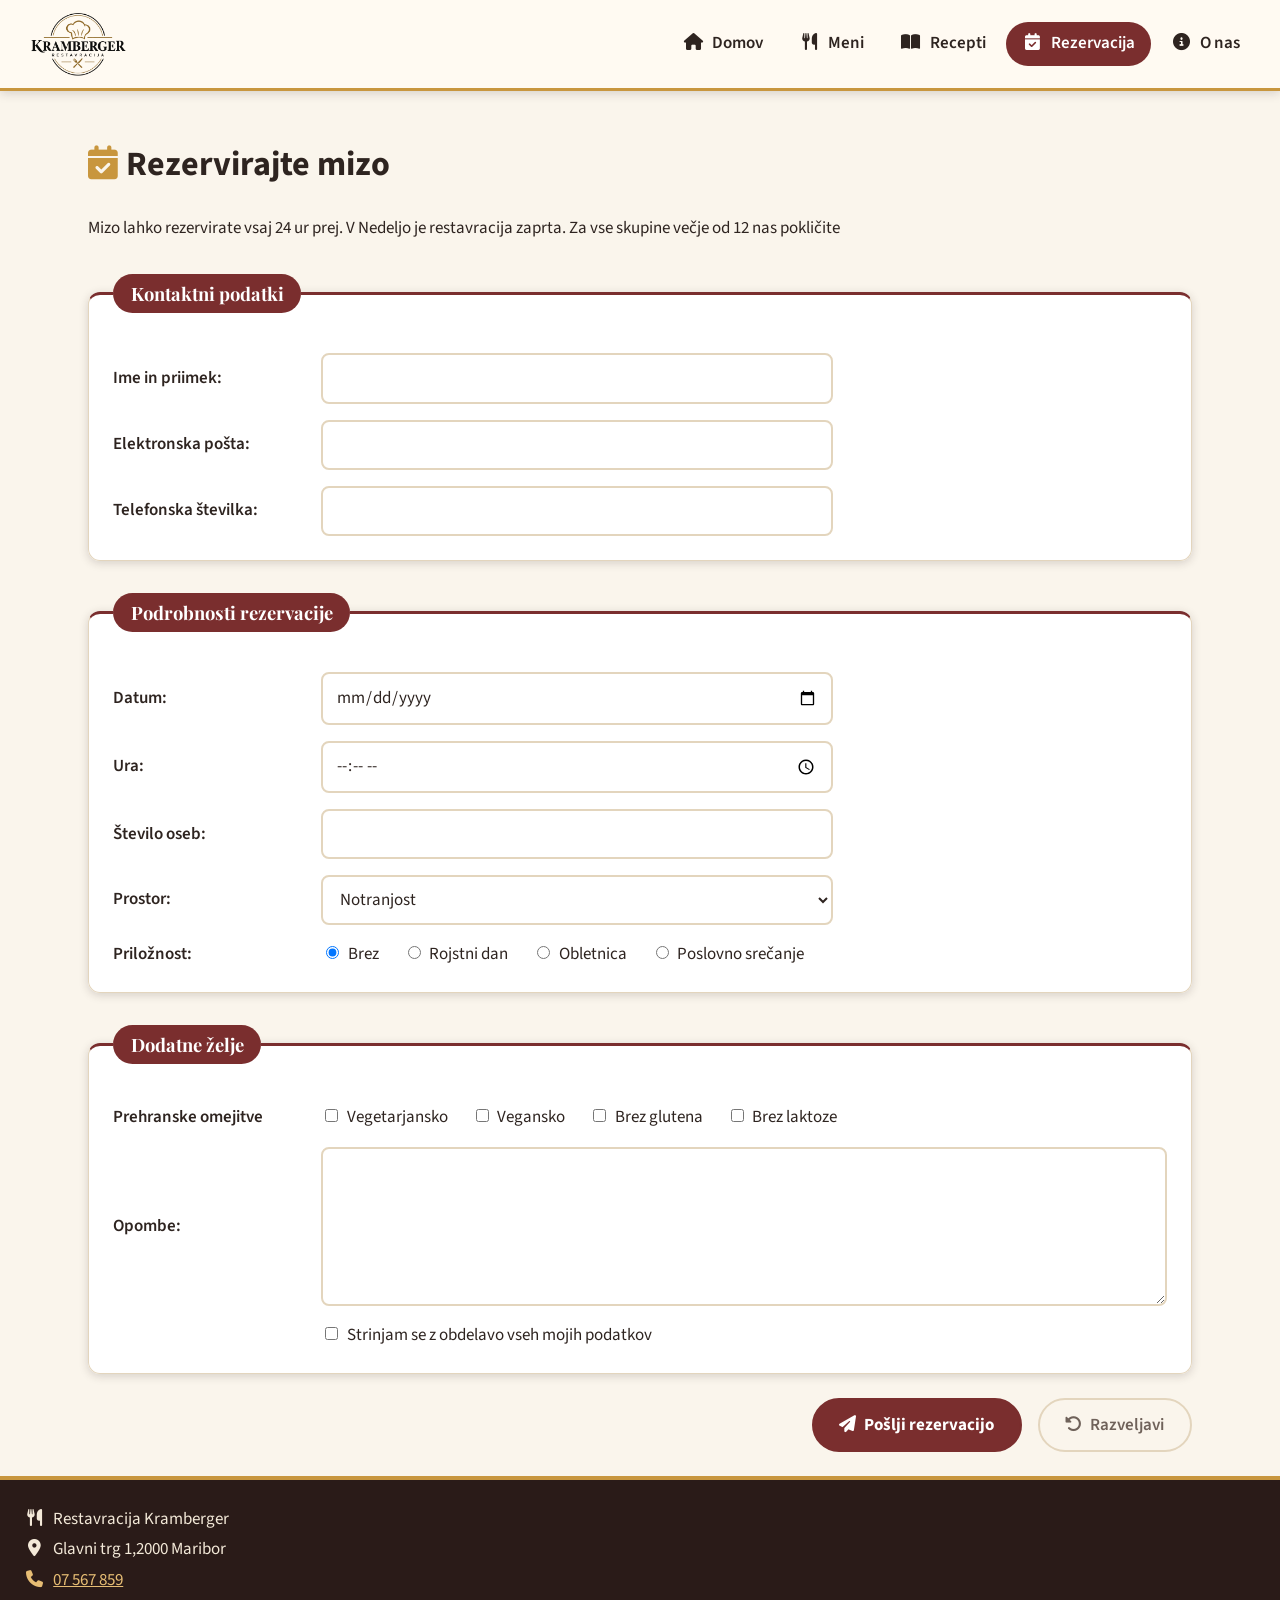
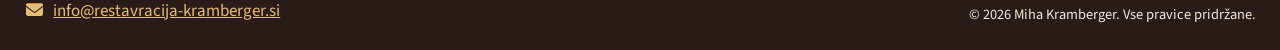
<file: rezervacija.html>
<!DOCTYPE html>
<html lang="sl">
<head>
    <meta charset="UTF-8">                                                      <!--Branje šumnikov-->
    <title>Rezervacija | Restavracija Kramberger</title>
    <meta name ="viewport" content="width=device-width, initial-scale=1.0">     <!--Prikaz na telefonu-->
    <link rel="preconnect" href="https://fonts.googleapis.com">     <!--Hitrejše nalaganje Google Fonts-->
    <link rel="preconnect" href="https://fonts.gstatic.com" crossorigin>
    <link rel="stylesheet" href="https://fonts.googleapis.com/css2?family=Playfair+Display:wght@600;700&family=Source+Sans+3:ital,wght@0,400;0,600;0,700;1,400&display=swap">
    <link rel="stylesheet" href="https://cdnjs.cloudflare.com/ajax/libs/font-awesome/6.5.2/css/all.min.css">    <!--Knjižnica ikon Font Awesome-->
    <link rel="stylesheet" href="css/style.css">    <!--Vključitev stilske datoteke-->
    <script src="js/meni.js" defer></script>    <!--Skripta za odpiranje in zapiranje hamburger menija-->
</head>
<body>

    <header>
        <a class="logo" href="index.html">
            <img src="Slike/logo.png" alt="Logo Restavracije Kramberger" height="150" width="225"></a>
        <button class="meni-gumb" type="button" aria-expanded="false" aria-controls="glavna-navigacija" aria-label="Odpri meni">    <!--Gumb hamburger meni (viden samo na telefonu)-->
            <i class="fa-solid fa-bars" aria-hidden="true"></i>
        </button>
        <nav id="glavna-navigacija">       <!--Navigacija (v bistvu je podobno kot unordered list)-->
            <ul>
                <li><a href="index.html"><i class="fa-solid fa-house fa-fw ikona" aria-hidden="true"></i>Domov</a></li>
                <li><a href="meni.html"><i class="fa-solid fa-utensils fa-fw ikona" aria-hidden="true"></i>Meni</a></li>
                <li><a href="recepti.html"><i class="fa-solid fa-book-open fa-fw ikona" aria-hidden="true"></i>Recepti</a></li>
                <li><a href="rezervacija.html" class="aktivno" aria-current="page"><i class="fa-solid fa-calendar-check fa-fw ikona" aria-hidden="true"></i>Rezervacija</a></li>
                <li><a href="o-nas.html"><i class="fa-solid fa-circle-info fa-fw ikona" aria-hidden="true"></i>O nas</a></li>
            </ul>
        </nav>
    </header>

    <main>
        <h1><i class="fa-solid fa-calendar-check ikona" aria-hidden="true"></i>Rezervirajte mizo</h1>
        <p>Mizo lahko rezervirate vsaj 24 ur prej. V Nedeljo je restavracija zaprta. Za vse skupine  večje od 12 nas pokličite</p>
        <!--Metoda get saj sam sebi pošilja podatke-->
        <form class="obrazec" action="rezervacija.html" method="get"> <!--Določi vrsto kot obrazce tu noter se pišejo samo obrazci-->
            <fieldset>  <!--fieldset loči posamezne obrazce-->
                <legend>Kontaktni podatki</legend>
                    <div class="vrstica">
                        <label for="ime_priimek">Ime in priimek:</label>                     <!--s type atributom določimo vrsto vnosa-->
                        <input class="polje" type="text" id="ime_priimek" name="ime_priimek" required>    <!--ID določa neke vrste EMŠO podatku(id določimo vsakemu drugačnega)-->
                    </div>                                                                  <!--name je "predal" v katerega se bo shranil podatek(ta name določimo več atributov istega)-->
                    <div class="vrstica">
                        <label for="email">Elektronska pošta:</label>
                        <input class="polje" type="email" id="email" name="email" required>
                    </div>
                    <div class="vrstica">
                        <label for="telefon">Telefonska številka:</label>
                        <input class="polje" type="tel" id="telefon" name="telefon" required>
                    </div>
            </fieldset>
            <fieldset>  <!--fieldset loči posamezne obrazce-->
                <legend>Podrobnosti rezervacije</legend>
                    <div class="vrstica">
                        <label for="datum">Datum:</label>
                        <input class="polje" type="date" id="datum" name="datum" required>
                    </div>
                    <div class="vrstica">
                        <label for="ura">Ura:</label>
                        <input class="polje" type="time" id="ura" name="ura" min="10:00" max="22:00" required>
                    </div>
                    <div class="vrstica">
                        <label for="stoseb">Število oseb:</label>
                        <input class="polje" type="number" id="stoseb" name="stoseb" min="1" max="12" required>
                    </div>
                    <div class="vrstica">
                        <label for="prostor">Prostor:</label>
                        <select class="polje" id="prostor" name="prostor">    <!--Dropdown meni-->
                            <option value="notranjost">Notranjost</option>     <!--Opcije v dropdown meniju-->
                            <option value="terasa">Terasa</option>
                            <option value="zsoba">Zasebna soba</option>
                        </select>
                    </div>
                    <div class="vrstica">
                        <span class="oznaka" id="oznaka-priloznost">Priložnost:</span>
                        <div class="moznosti" role="radiogroup" aria-labelledby="oznaka-priloznost">
                            <span class="moznost">
                                <input type="radio" id="brezp" name="priloznost" value="brez" checked>  <!--checked vnaprej izbere ta obrazec-->
                                <label for="brezp">Brez</label>
                            </span>
                            <span class="moznost">
                                <input type="radio" id="rojstnidanp" name="priloznost" value="rojstnidan">
                                <label for="rojstnidanp">Rojstni dan</label>
                            </span>
                            <span class="moznost">
                                <input type="radio" id="obletnicap" name="priloznost" value="obletnica">
                                <label for="obletnicap">Obletnica</label>
                            </span>
                            <span class="moznost">
                                <input type="radio" id="srecanjep" name="priloznost" value="poslovnosrecanje">
                                <label for="srecanjep">Poslovno srečanje</label>
                            </span>
                        </div>
                    </div>
            </fieldset>
            <fieldset>  <!--fieldset loči posamezne obrazce-->
                <legend>Dodatne želje</legend>
                    <div class="vrstica">
                        <span class="oznaka" id="oznaka-omejitve">Prehranske omejitve</span>
                        <div class="moznosti" role="group" aria-labelledby="oznaka-omejitve">
                            <span class="moznost">
                                <input type="checkbox" id="vegetarjanskoo" name="omejitve" value="vegetarjan">
                                <label for="vegetarjanskoo">Vegetarjansko</label>
                            </span>
                            <span class="moznost">
                                <input type="checkbox" id="veganskoo" name="omejitve" value="vegan">
                                <label for="veganskoo">Vegansko</label>
                            </span>
                            <span class="moznost">
                                <input type="checkbox" id="brezglutenao" name="omejitve" value="brezglutena">
                                <label for="brezglutenao">Brez glutena</label>
                            </span>
                            <span class="moznost">
                                <input type="checkbox" id="brezlaktozeo" name="omejitve" value="brezlaktoze">
                                <label for="brezlaktozeo">Brez laktoze</label>
                            </span>
                        </div>
                    </div>
                    <div class="vrstica">
                        <label for="opombe">Opombe:</label>
                        <textarea class="polje" id="opombe" name="opombe" cols="50" rows="5"></textarea> <!--cols je limit znakov rows je limit vrst-->
                    </div>
                    <div class="vrstica">
                        <span class="moznost soglasje">
                            <input type="checkbox" id="soglasje" name="soglasje" required>
                            <label for="soglasje">Strinjam se z obdelavo vseh mojih podatkov</label>
                        </span>
                    </div>
            </fieldset>
            <div class="gumbi">
                <button class="gumb" type="submit"><i class="fa-solid fa-paper-plane ikona" aria-hidden="true"></i>Pošlji rezervacijo</button>
                <button class="gumb gumb-sekundarni" type="reset"><i class="fa-solid fa-rotate-left ikona" aria-hidden="true"></i>Razveljavi</button>
            </div>
        </form>
    </main>

<footer>
    <address>       <!--Kontaktni podatki v nogi-->
        <i class="fa-solid fa-utensils fa-fw ikona" aria-hidden="true"></i>Restavracija Kramberger <br>
        <i class="fa-solid fa-location-dot fa-fw ikona" aria-hidden="true"></i>Glavni trg 1,2000 Maribor <br>
        <a href="tel:+38612345678"><i class="fa-solid fa-phone fa-fw ikona" aria-hidden="true"></i>07 567 859</a> <br>     <!--tel:+38612345678 omogoči klic prek telefona-->
        <a href="mailto:info@restavracija-kramberger.si"><i class="fa-solid fa-envelope fa-fw ikona" aria-hidden="true"></i>info@restavracija-kramberger.si</a>    <!--mailto:info@restavracija-kramberger.si omogoči pošiljanje e-pošte-->
    </address>
    <p>&copy; 2026 Miha Kramberger. Vse pravice pridržane.</p>      <!--&copy; znak za @-->
</footer>


</body>
</html>
</file>
<file: css/style.css>
/* Barve */
:root {
    
    --barva-primarna: #7a2e2e;
    --barva-primarna-temna: #5a2020;
    --barva-poudarek: #c8963e;
    --barva-poudarek-svetla: #e6bd74;
    --barva-ozadje: #faf5ec;
    --barva-besedilo: #2e2420;

    --barva-svetlo: #ffffff;
    --barva-kartica: #ffffff;
    --barva-glava: #fffaf2;
    --barva-noga: #2a1b18;
    --barva-noga-besedilo: #f3e9d8;
    --barva-obroba: #e3d5bd;
    --barva-medlo: #6f625a;
    --barva-vrstica: #f4ece0;
    --barva-hover: #f6e3bd;
    --barva-zaprto: #a12a2a;
    --barva-zaprto-ozadje: #f8e0dc;
    --barva-prekrivanje: rgba(30, 15, 10, 0.55);
    --barva-fokus: rgba(200, 150, 62, 0.35);

    /* sence */
    --senca: 0 2px 10px rgba(46, 36, 32, 0.18);
    --senca-besedila: 0 2px 6px rgba(0, 0, 0, 0.7);
    --senca-izrazita: 0 14px 30px rgba(46, 36, 32, 0.3);    /* senca kartice ob prehodu miške */

    /* pisave in mere */
    --pisava-naslovi: "Playfair Display", Georgia, serif;
    --pisava-besedilo: "Source Sans 3", Arial, sans-serif;
    --polmer: 0.75rem;
    --polmer-gumb: 62.5rem;
}

/* vsem elementom in tudi njihovim navideznim elementom nastavi border-box */
*,
*::before,
*::after {
    box-sizing: border-box; 
}

html {
    scroll-behavior: smooth;
    scroll-padding-top: 7rem;   /* sticky glava ne prekrije cilja sidra */
}

body {
    display: flex;
    flex-direction: column;
    min-height: 100vh;
    margin: 0;
    font-family: var(--pisava-besedilo);
    font-size: 1.0625rem;
    line-height: 1.6;
    color: var(--barva-besedilo);
    background-color: var(--barva-ozadje);
}

a {
    color: var(--barva-primarna);
}

a:hover {
    color: var(--barva-primarna-temna);
}

img {
    max-width: 100%;
}
/* Glava (vedno vidna na vrhu) */
header {
    position: sticky;
    top: 0;
    z-index: 100;
    display: flex;
    flex-wrap: wrap;
    justify-content: space-between;     /* logotip levo, navigacija desno */
    align-items: center;
    gap: 0.5rem 1.5rem;
    padding: 0.5rem 1.5rem;
    background-color: var(--barva-glava);
    border-bottom: 3px solid var(--barva-poudarek);
    box-shadow: var(--senca);
}

.logo {
    display: block;
    line-height: 0;
}

.logo img {
    display: block;
    width: auto;
    height: 4.5rem;
}

header nav {
    flex: 1 1 0;        /* navigacija zapolni preostanek vrstice, povezave se po potrebi prelomijo v več vrst */
    min-width: 0;
}

header nav ul {
    display: flex;
    justify-content: flex-end;     /* povezave desno */
    flex-wrap: wrap;
    gap: 0.25rem;
    margin: 0;
    padding: 0;
    list-style: none;
}

header nav a {
    display: block;
    padding: 0.5rem 1rem;
    border-radius: var(--polmer-gumb);
    font-weight: 600;
    text-decoration: none;
    color: var(--barva-besedilo);
    transition: background-color 0.3s ease, color 0.3s ease;     /* postopen prehod barve ob prehodu miške */
}

header nav a:hover {
    background-color: var(--barva-hover);
}

header nav a.aktivno {
    background-color: var(--barva-primarna);
    color: var(--barva-svetlo);
}

header nav a.aktivno:hover {
    background-color: var(--barva-primarna-temna);
}
/* Gumbi (povezava in gumbi v obrazcu) */
.gumb {
    display: inline-block;
    padding: 0.7rem 1.6rem;
    border: 2px solid var(--barva-primarna);
    border-radius: var(--polmer-gumb);
    font: inherit;
    font-weight: 700;
    text-decoration: none;
    color: var(--barva-svetlo);
    background-color: var(--barva-primarna);
    cursor: pointer;
    transition: background-color 0.3s ease, color 0.3s ease, border-color 0.3s ease;    /* postopen prehod barve ob prehodu miške */
}

.gumb:hover {
    border-color: var(--barva-primarna-temna);
    color: var(--barva-svetlo);
    background-color: var(--barva-primarna-temna);
}

.gumb-sekundarni {
    border-color: var(--barva-obroba);
    color: var(--barva-medlo);
    background-color: var(--barva-ozadje);
    font-weight: 600;
}

.gumb-sekundarni:hover {
    border-color: var(--barva-poudarek);
    color: var(--barva-besedilo);
    background-color: var(--barva-hover);
}

/* Noga */
footer {
    display: flex;
    flex-wrap: wrap;
    justify-content: space-between;
    align-items: flex-end;
    gap: 1rem;
    padding: 1.5rem;
    border-top: 4px solid var(--barva-poudarek);
    color: var(--barva-noga-besedilo);
    background-color: var(--barva-noga);
}

footer address {
    font-style: normal;
    line-height: 1.8;
}

footer a {
    color: var(--barva-poudarek-svetla);
}

footer a:hover {
    color: var(--barva-svetlo);
}

footer p {
    margin: 0;
    font-size: 0.9rem;
}

/* index.html */
.hero {
    display: flex;
    flex-direction: column;
    align-items: center;
    justify-content: center;
    min-height: 60vh;
    padding: 3rem 1.5rem;
    border-radius: var(--polmer);
    text-align: center;
    color: var(--barva-svetlo);
    /* temen preliv čez sliko, da je besedilo berljivo */
    background-image: linear-gradient(var(--barva-prekrivanje), var(--barva-prekrivanje)), url("../Slike/stavba.jpg");
    background-size: cover;
    background-position: center;
    background-repeat: no-repeat;
}

.hero h1 {
    max-width: 40rem;
    color: var(--barva-svetlo);
    font-size: 2.75rem;
    text-shadow: var(--senca-besedila);
    animation: pojavi-od-spodaj 1s ease-out both;   /* ob nalaganju se postopoma prikaže in pripotuje od spodaj */
}

.hero p {
    max-width: 42rem;
    margin: 0 0 1.5rem;
    font-size: 1.2rem;
    text-shadow: var(--senca-besedila);
}

.hero .gumb {
    border-color: var(--barva-poudarek);
    color: var(--barva-besedilo);
    background-color: var(--barva-poudarek);
    text-shadow: none;
}

.hero .gumb:hover {
    border-color: var(--barva-poudarek-svetla);
    color: var(--barva-besedilo);
    background-color: var(--barva-poudarek-svetla);
}

.kartice {
    display: grid;
    grid-template-columns: repeat(3, 1fr);  /* tri kartice v vrsti, enaka višina */
    gap: 1.5rem;
}

.kartica {
    position: relative;     /* za pozicioniranje značke */
    padding: 1rem;
    border-radius: var(--polmer);
    background-color: var(--barva-kartica);
    box-shadow: var(--senca);
    transition: transform 0.3s ease, box-shadow 0.3s ease;
}

.kartica:hover {
    transform: translateY(-0.5rem);     /* kartica se rahlo dvigne */
    box-shadow: var(--senca-izrazita);
}

.kartica figure {
    margin: 0 0 0.75rem;
}

.kartica img {
    display: block;
    width: 100%;
    height: 200px;
    border-radius: 0.5rem;
    object-fit: cover;      /* obreže sliko, razmerje stranic ostane pravilno */
}

.kartica figcaption {
    margin-top: 0.5rem;
    font-size: 0.875rem;
    font-style: italic;
    color: var(--barva-medlo);
}

.kartica h3 {
    margin: 0 0 0.25rem;
    font-family: var(--pisava-naslovi);
    font-size: 1.35rem;
    color: var(--barva-primarna);
}

.kartica p {
    margin: 0;
}

.znacka {
    position: absolute;     /* zgornji desni kot kartice, čez sliko */
    top: 1.5rem;
    right: 1.5rem;
    padding: 0.2rem 0.75rem;
    border-radius: var(--polmer-gumb);
    font-size: 0.75rem;
    font-weight: 700;
    letter-spacing: 0.08em;
    text-transform: uppercase;
    color: var(--barva-besedilo);
    background-color: var(--barva-poudarek);
}
/* Tabele (meni.html, o-nas.html) */
.tabela-ovoj {
    overflow-x: auto;
}

.tabela {
    width: 100%;
    border-collapse: collapse;
    background-color: var(--barva-kartica);
    box-shadow: var(--senca);
}

.tabela caption {
    padding-bottom: 0.5rem;
    text-align: left;
    font-style: italic;
    color: var(--barva-medlo);
}

.tabela th,
.tabela td {
    padding: 0.75rem 1rem;
    border-bottom: 1px solid var(--barva-obroba);
    text-align: left;
    vertical-align: top;
}

.tabela thead th {
    color: var(--barva-svetlo);
    background-color: var(--barva-primarna);
}

.tabela tbody tr:nth-child(even) {
    background-color: var(--barva-vrstica);
}

.tabela tbody tr:hover {
    background-color: var(--barva-hover);
}

/* zadnji stolpec (cene, ure) desno */
.tabela th:last-child,
.tabela td:last-child {
    text-align: right;
}

.tabela-meni {
    table-layout: fixed;        /* enake širine stolpcev v vseh tabelah */
    min-width: 40rem;
}

.tabela-meni th:nth-child(1) {
    width: 24%;
}

.tabela-meni th:nth-child(3) {
    width: 24%;
}

.tabela-meni th:nth-child(4) {
    width: 8rem;
}

.tabela-meni td:first-child {
    font-weight: 700;
}

.tabela-meni td:nth-child(3) {
    font-size: 0.9rem;
    color: var(--barva-medlo);
}

.tabela-meni td:last-child {
    font-weight: 700;
    white-space: nowrap;
    color: var(--barva-primarna);
}

/* o-nas.html: delovni čas */
.tabela-cas {
    max-width: 40rem;
}

.tabela-cas tbody th {
    font-weight: 700;
}

.tabela tbody tr.zaprto,
.tabela tbody tr.zaprto:hover {
    color: var(--barva-zaprto);
    background-color: var(--barva-zaprto-ozadje);
    font-weight: 700;
}

.tabela tbody tr.zaprto td,
.tabela tbody tr.zaprto th {
    text-transform: uppercase;
    letter-spacing: 0.04em;
}

.tabela tbody tr.zaprto th {
    border-left: 4px solid var(--barva-zaprto);
}
/* rezervacija.html */
.obrazec fieldset {
    min-width: 0;       /* fieldset sicer ne more biti ožji od vsebine in povzroči vodoravno drsenje */
    margin: 2rem 0 1.5rem;
    padding: 1.5rem;
    border: 1px solid var(--barva-obroba);
    border-top: 3px solid var(--barva-primarna);
    border-radius: var(--polmer);
    background-color: var(--barva-kartica);
    box-shadow: var(--senca);
}

.obrazec legend {
    padding: 0.3rem 1.1rem;
    border-radius: var(--polmer-gumb);
    font-family: var(--pisava-naslovi);
    font-size: 1.15rem;
    font-weight: 700;
    color: var(--barva-svetlo);
    background-color: var(--barva-primarna);
}

/* oznake v enem stolpcu, polja v drugem */
.vrstica {
    display: grid;
    grid-template-columns: 12rem 1fr;
    align-items: center;
    gap: 0.5rem 1rem;
    margin-top: 1rem;
}

.obrazec label,
.oznaka {
    font-weight: 600;
}

.polje {
    width: 100%;
    max-width: 32rem;
    padding: 0.6rem 0.8rem;
    border: 2px solid var(--barva-obroba);
    border-radius: 0.5rem;
    font: inherit;
    color: var(--barva-besedilo);
    background-color: var(--barva-kartica);
    transition: border-color 0.2s, box-shadow 0.2s;
}

.polje:focus {
    outline: none;
    border-color: var(--barva-primarna);    /* obroba spremeni barvo ob vpisovanju */
    box-shadow: 0 0 0 3px var(--barva-fokus);
}

textarea.polje {
    max-width: none;
    resize: vertical;
}

.moznosti {
    display: flex;
    flex-wrap: wrap;
    gap: 0.5rem 1.5rem;
}

.moznost label {
    font-weight: 400;
}

.soglasje {
    grid-column: 2;
}

.obrazec input[type="radio"],
.obrazec input[type="checkbox"] {
    margin-right: 0.35rem;
}

.gumbi {
    display: flex;
    flex-wrap: wrap;
    justify-content: flex-end;
    gap: 1rem;
}
/* recepti.html */
.kazalo {
    display: flex;
    flex-wrap: wrap;
    gap: 0.75rem;
    margin: 1rem 0 2rem;
    padding: 0;
    list-style: none;
}

.kazalo a {
    display: inline-block;
    padding: 0.5rem 1.25rem;
    border: 2px solid var(--barva-primarna);
    border-radius: var(--polmer-gumb);
    font-weight: 600;
    text-decoration: none;
    color: var(--barva-primarna);
    transition: background-color 0.2s, color 0.2s;
}

.kazalo a:hover {
    color: var(--barva-svetlo);
    background-color: var(--barva-primarna);
}

.recept {
    margin-bottom: 2rem;
    padding: 1.5rem 2rem;
    border-radius: var(--polmer);
    background-color: var(--barva-kartica);
    box-shadow: var(--senca);
}

.recept > h2 {
    margin-top: 0;
}

.recept-vrh {
    display: grid;              /* slika in sestavine drug ob drugem */
    grid-template-columns: 1fr 1fr;
    align-items: start;
    gap: 2rem;
}

.recept-vrh figure {
    margin: 0;
}

.recept-vrh img {
    display: block;
    width: 100%;
    height: auto;
    border-radius: 0.5rem;
}

.recept-vrh figcaption {
    margin-top: 0.5rem;
    font-size: 0.875rem;
    font-style: italic;
    color: var(--barva-medlo);
}

.recept-podatki {
    margin: 0;
    font-weight: 600;
    color: var(--barva-medlo);
}

.recept h3 {
    margin-top: 1rem;
}

.recept ul,
.recept ol {
    margin: 0;
    padding-left: 1.5rem;
}

.recept li {
    margin-bottom: 0.35rem;
}

.recept ol li::marker {
    font-weight: 700;
    color: var(--barva-poudarek);
}

.recept-postopek {
    margin-top: 1rem;       /* postopek pod njima čez celotno širino */
}

.na-vrh {
    margin: 1rem 0 0;
    text-align: right;
    font-weight: 700;
}
/* o-nas.html */
.zgodba {
    display: grid;              /* zgodba in slika drugo ob drugi */
    grid-template-columns: 3fr 2fr;
    align-items: start;
    gap: 2rem;
}

.zgodba-besedilo p:first-child {
    margin-top: 0;
}

.zgodba figure {
    margin: 0;
    padding: 0.75rem;
    border-radius: var(--polmer);
    background-color: var(--barva-kartica);
    box-shadow: var(--senca);
}

.zgodba img {
    display: block;
    width: 100%;
    height: auto;
    border-radius: 0.5rem;
}

.zgodba figcaption {
    margin-top: 0.5rem;
    font-size: 0.875rem;
    font-style: italic;
    color: var(--barva-medlo);
}

.zemljevid {
    display: block;
    width: 100%;
    height: 400px;
    margin-bottom: 0.75rem;
    border: 0;
    border-radius: var(--polmer);
    box-shadow: var(--senca);
}

/* Prilagoditev za različne velikosti zaslona */

/* Osnovna postavitev vsebine: omejena širina in odmik od robov */
main {
    flex: 1 0 auto;
    width: 100%;
    max-width: 72rem;
    margin: 0 auto;
    padding: 1.5rem;
}

h1,
h2,
h3 {
    overflow-wrap: break-word;      /* dolga beseda v naslovu ne razširi strani */
}

/* Ikone (Font Awesome) */
.ikona {
    margin-right: 0.5rem;           /* razmik med ikono in besedilom */
}

main h1 .ikona {
    color: var(--barva-poudarek);
}

footer a {
    transition: color 0.3s ease;    /* postopen prehod barve povezav v nogi */
}

/* Gumb hamburger (viden samo na telefonu) */
.meni-gumb {
    display: none;
    align-items: center;
    justify-content: center;
    width: 2.75rem;
    height: 2.75rem;
    padding: 0;
    border: 2px solid var(--barva-primarna);
    border-radius: var(--polmer);
    font-size: 1.25rem;
    color: var(--barva-primarna);
    background-color: transparent;
    cursor: pointer;
    transition: background-color 0.3s ease, color 0.3s ease;
}

.meni-gumb:hover,
.meni-gumb[aria-expanded="true"] {
    color: var(--barva-svetlo);
    background-color: var(--barva-primarna);
}

/* Animacija naslova v uvodni sekciji: ob nalaganju se postopoma prikaže in pripotuje od spodaj navzgor */
@keyframes pojavi-od-spodaj {
    from {
        opacity: 0;
        transform: translateY(2.5rem);
    }

    to {
        opacity: 1;
        transform: translateY(0);
    }
}

/* Tablica: 600px do 1000px (računalnik, več kot 1000px, uporablja osnovne stile zgoraj) */
@media (min-width: 600px) and (max-width: 1000px) {
    header nav a {
        padding: 0.5rem 0.75rem;        /* manjši odmiki, da gre v vrsto več povezav; ostale se prelomijo */
    }

    .hero h1 {
        font-size: 2.25rem;
    }

    .kartice {
        grid-template-columns: repeat(2, minmax(0, 1fr));   /* dve kartici v vrsti */
    }
}

/* Telefon: manj kot 600px */
@media (max-width: 599px) {
    /* glava: logotip in gumb hamburger v isti vrsti, odprta navigacija pod njima */
    header {
        gap: 0.5rem;
        padding: 0.5rem 1rem;
    }

    .meni-gumb {
        display: inline-flex;
    }

    header nav {
        display: none;                  /* navigacija je privzeto skrita */
        flex: 0 0 100%;                 /* odprta navigacija zasede celotno vrstico pod logotipom */
    }

    header nav.odprto {
        display: block;
    }

    header nav ul {
        flex-direction: column;         /* povezave ena pod drugo */
        flex-wrap: nowrap;
        padding-bottom: 0.5rem;
    }

    header nav a {
        padding: 0.75rem 1rem;
        border-radius: var(--polmer);
    }

    main {
        padding: 1rem;
    }

    /* index.html */
    .hero {
        min-height: 50vh;
        padding: 2rem 1rem;
    }

    .hero h1 {
        font-size: 1.9rem;
    }

    .hero p {
        font-size: 1.05rem;
    }

    .kartice {
        grid-template-columns: minmax(0, 1fr);      /* ena kartica v vrsti */
    }

    /* rezervacija.html: oznake nad polji, polja čez celotno širino */
    .obrazec fieldset {
        padding: 1rem;
    }

    .vrstica {
        grid-template-columns: minmax(0, 1fr);
        gap: 0.35rem;
    }

    .polje {
        max-width: none;
    }

    .soglasje {
        grid-column: 1;
    }

    .gumbi {
        flex-direction: column;
    }

    .gumbi .gumb {
        width: 100%;
    }

    /* recepti.html in o-nas.html: slika in besedilo ena pod drugo */
    .recept {
        padding: 1rem;
    }

    .recept-vrh,
    .zgodba {
        grid-template-columns: minmax(0, 1fr);
        gap: 1rem;
    }

    .zemljevid {
        height: 300px;
    }

    footer {
        flex-direction: column;
        align-items: flex-start;
        padding: 1.25rem 1rem;
    }
}

/* Uporabniki, ki so v sistemu izklopili animacije */
@media (prefers-reduced-motion: reduce) {
    html {
        scroll-behavior: auto;
    }

    *,
    *::before,
    *::after {
        animation-duration: 0.01ms !important;
        animation-iteration-count: 1 !important;
        transition-duration: 0.01ms !important;
    }
}
</file>
